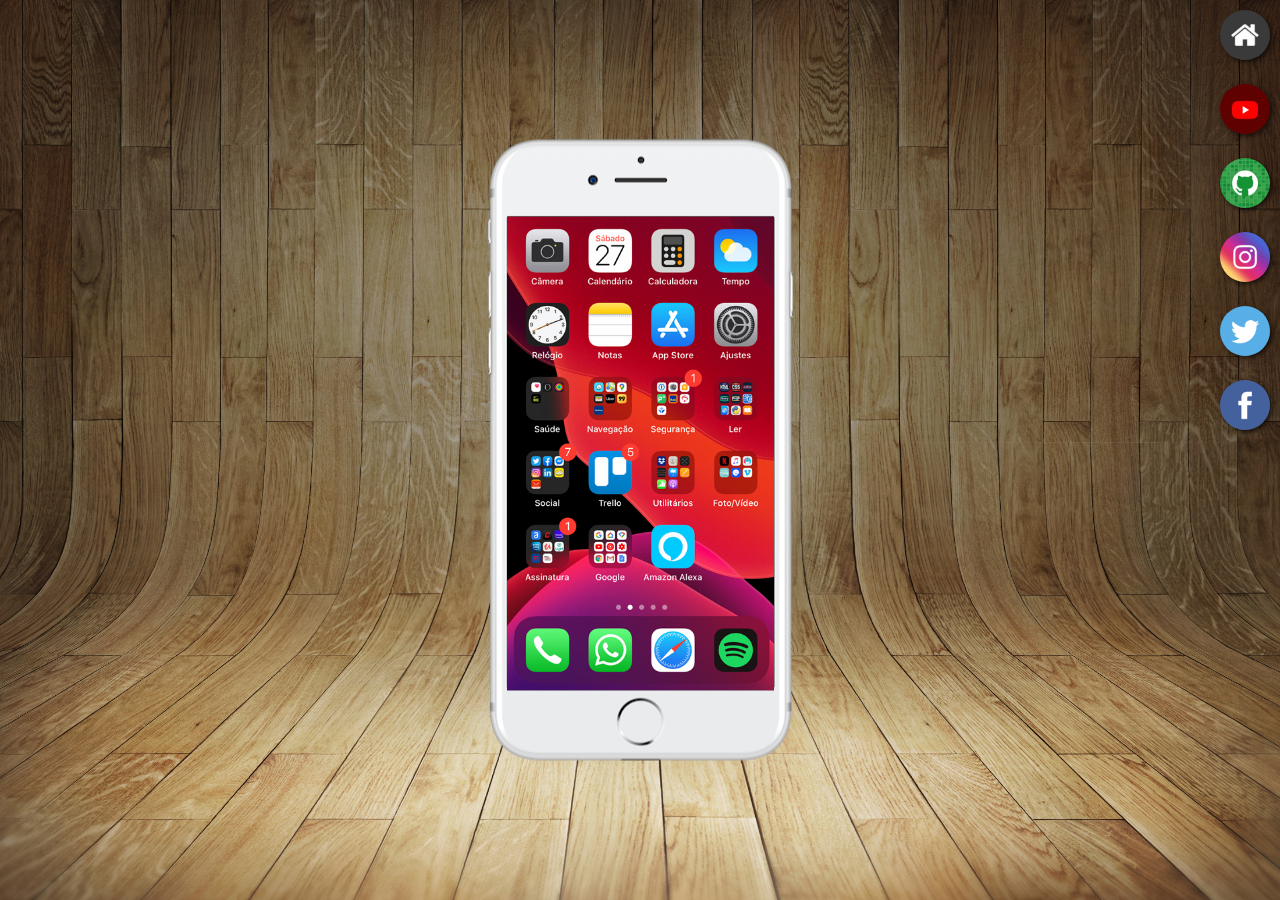
<file: index.html>
<!DOCTYPE html>
<html lang="pt-br">
<head>
    <meta charset="UTF-8">
    <meta http-equiv="X-UA-Compatible" content="IE=edge">
    <meta name="viewport" content="width=device-width, initial-scale=1.0">
    <title>Projeto Redes Sociais</title>
    <link rel="stylesheet" href="estilos/style.css">
    <link rel="shortcut icon" href="favicon.ico" type="image/x-icon">
</head>
<body>
    <main>
        <section id="telefone">
            <iframe id="tela" name=tela src="home.html" frameborder="0"><alt="">

            </iframe>
        </section>

        <section id="redes-sociais">
             <a href="home.html" target="tela"><img src="imagens/logo-home.jpg" alt="Home"></a> <br>
             <a href="youtube.html" target="tela"><img src="imagens/logo-youtube.jpg" alt=""></a> <br>
             <a href="github.html" target="tela"><img src="imagens/logo-github.jpg" alt=""></a> <br>
             <a href="instagram.html" target="tela"><img src="imagens/logo-instagram.jpg" alt=""></a> <br>
             <a href="twitter.html" target="tela"><img src="imagens/logo-twitter.jpg" alt=""></a> <br>
             <a href="facebook.html" target="tela"><img src="imagens/logo-facebook.jpg" alt=""></a>
            

            
        </section>
    </main>

</body>
</html>
</file>
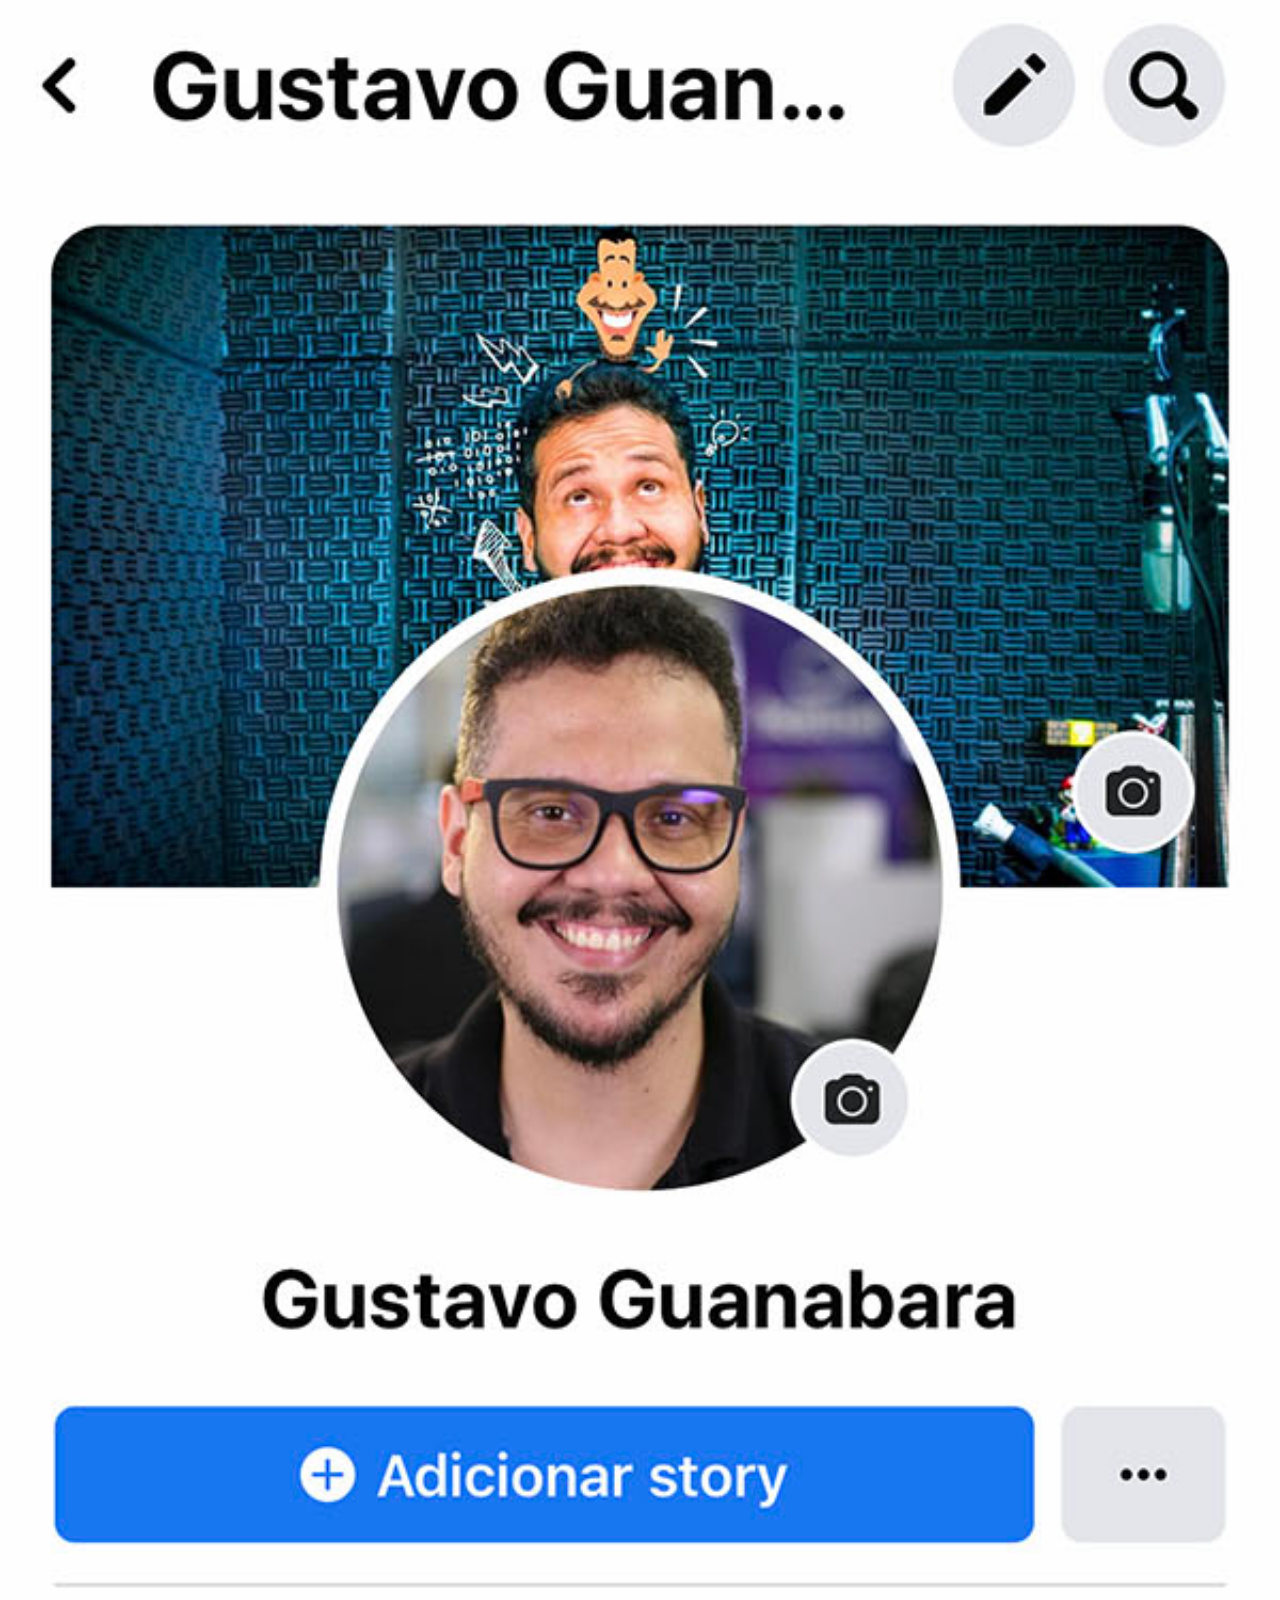
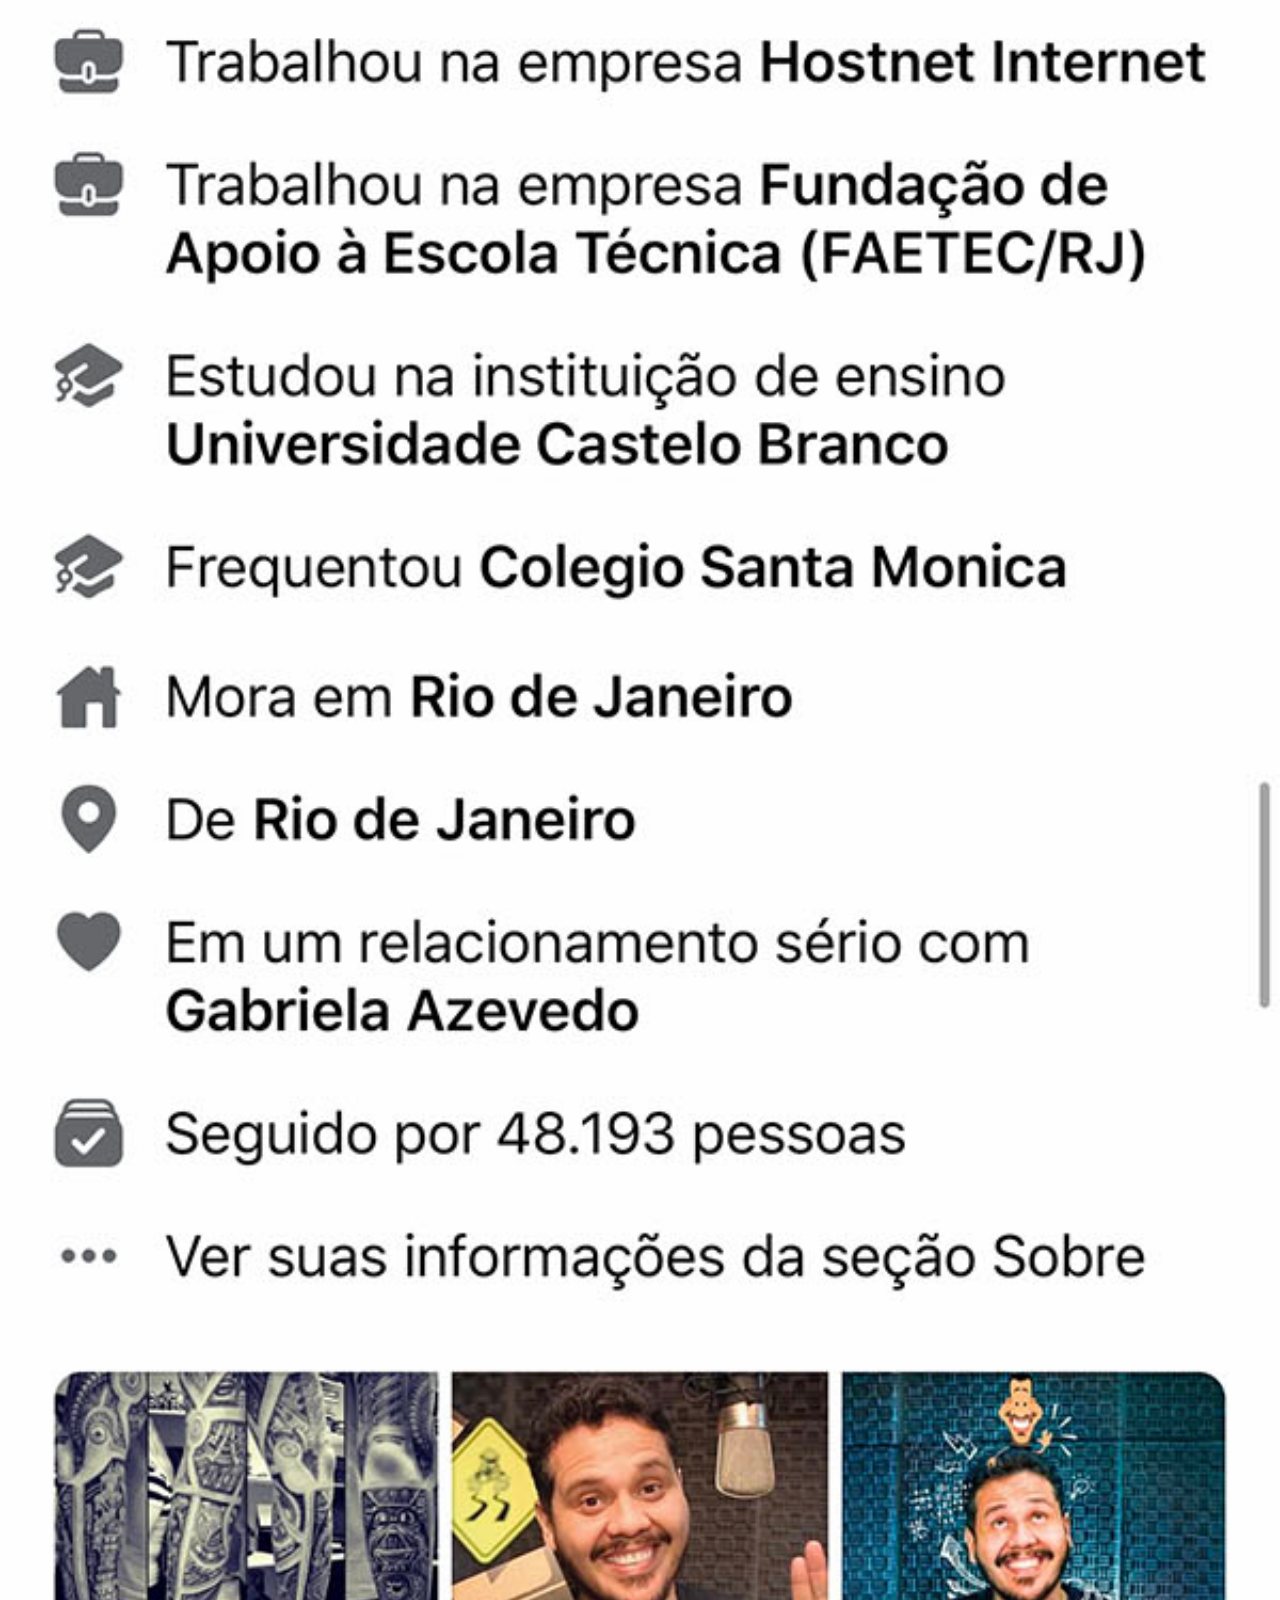
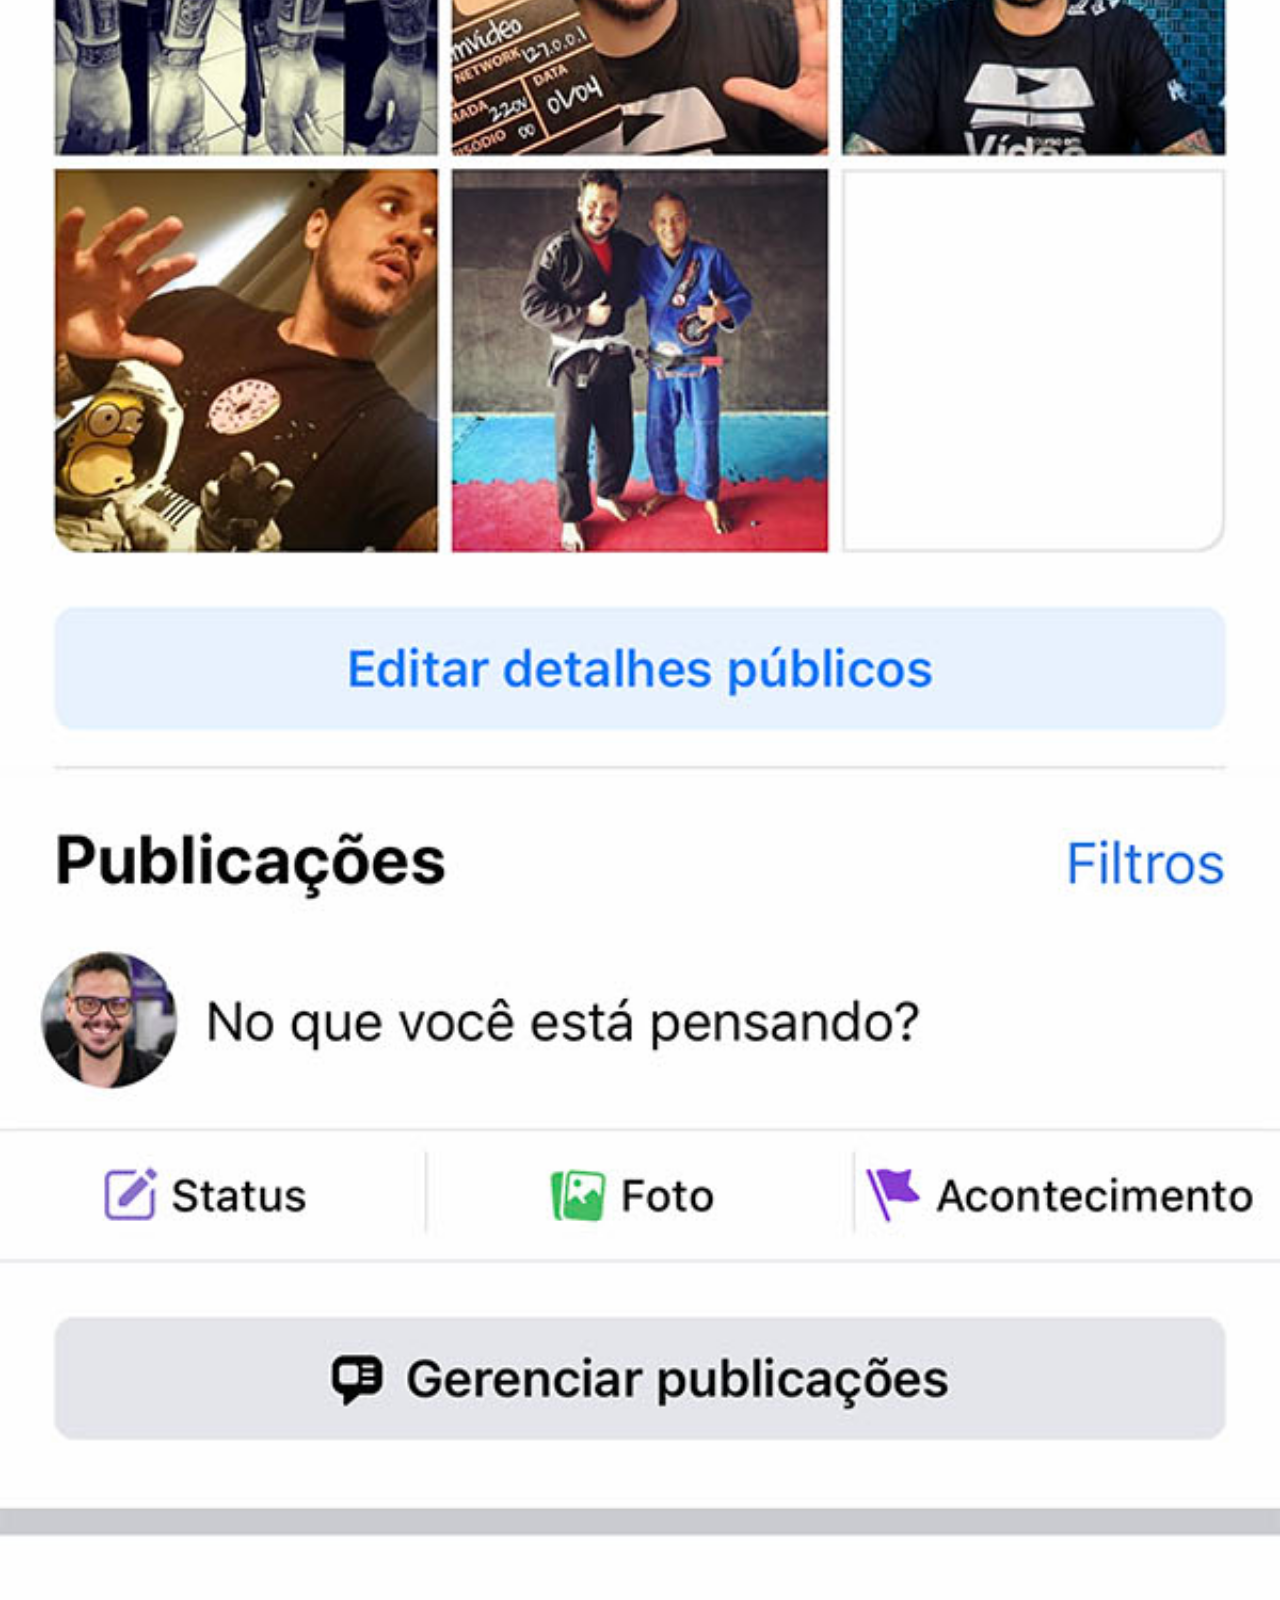
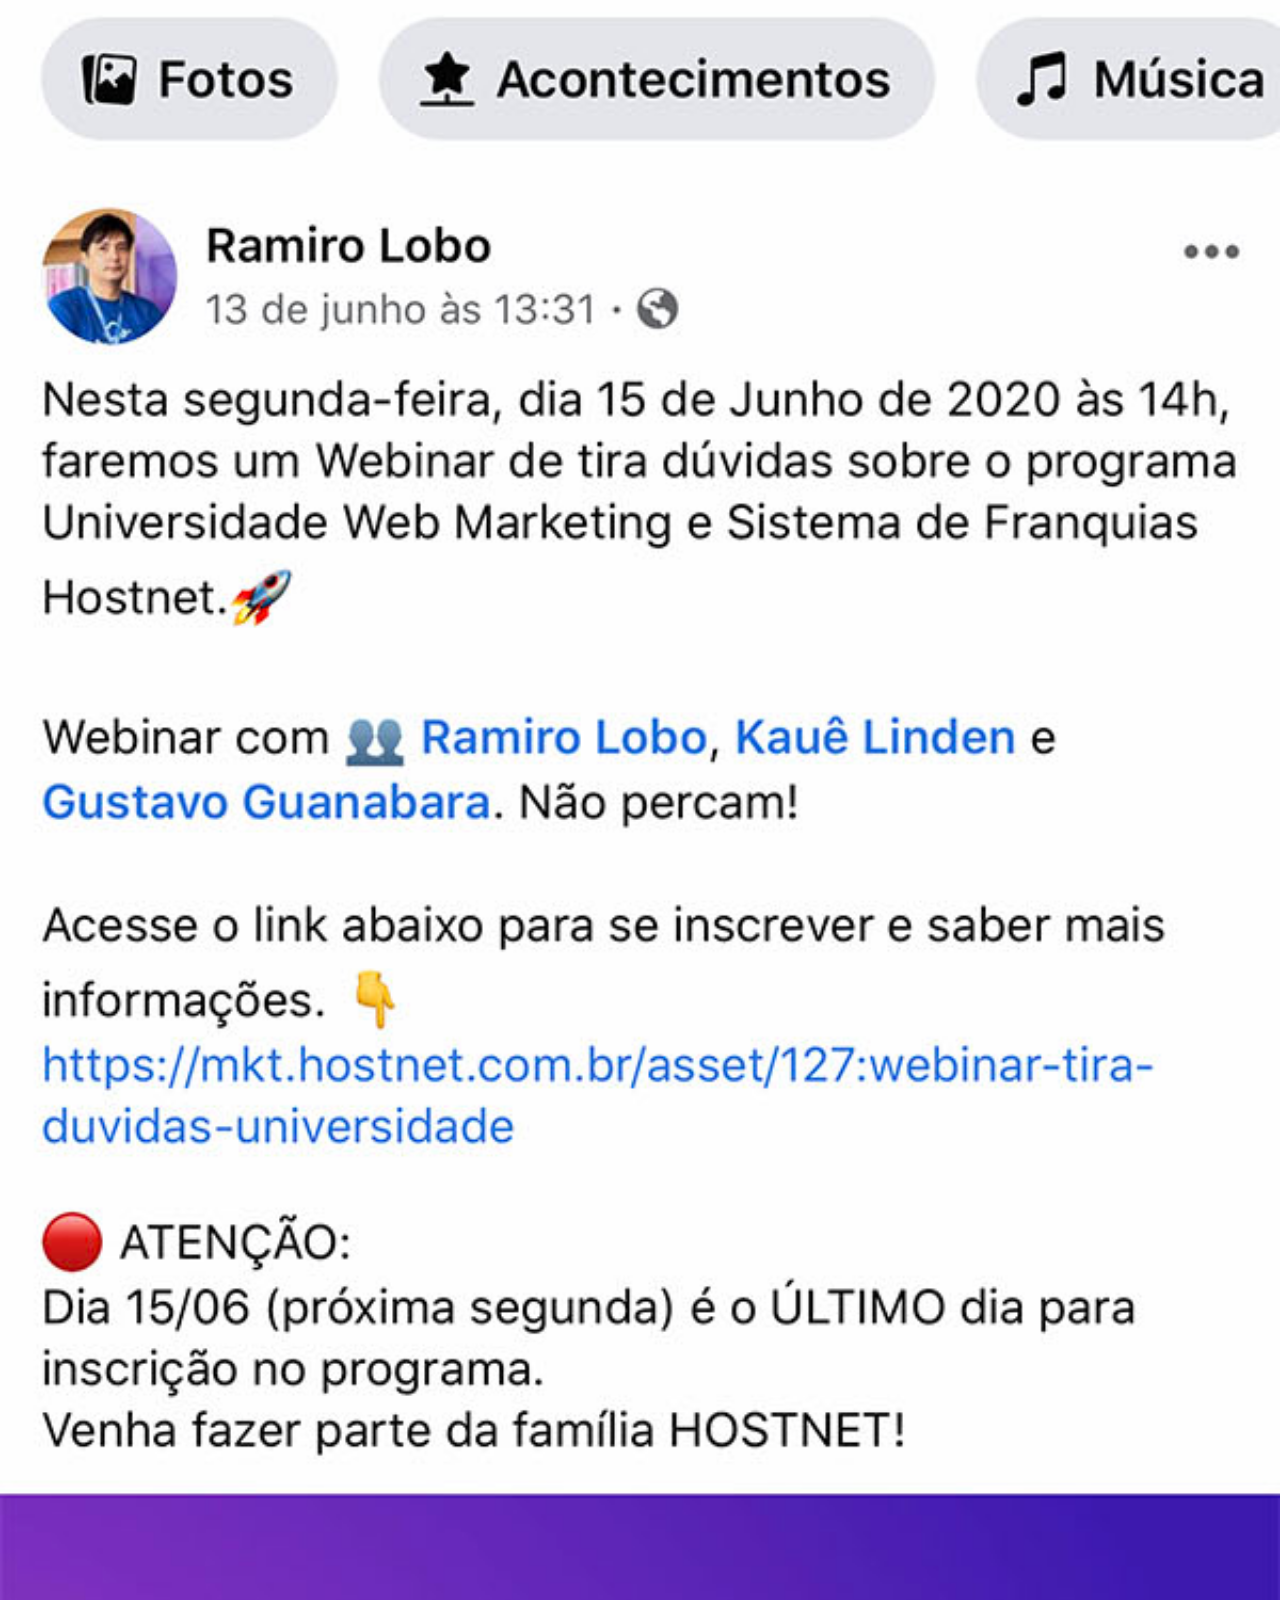
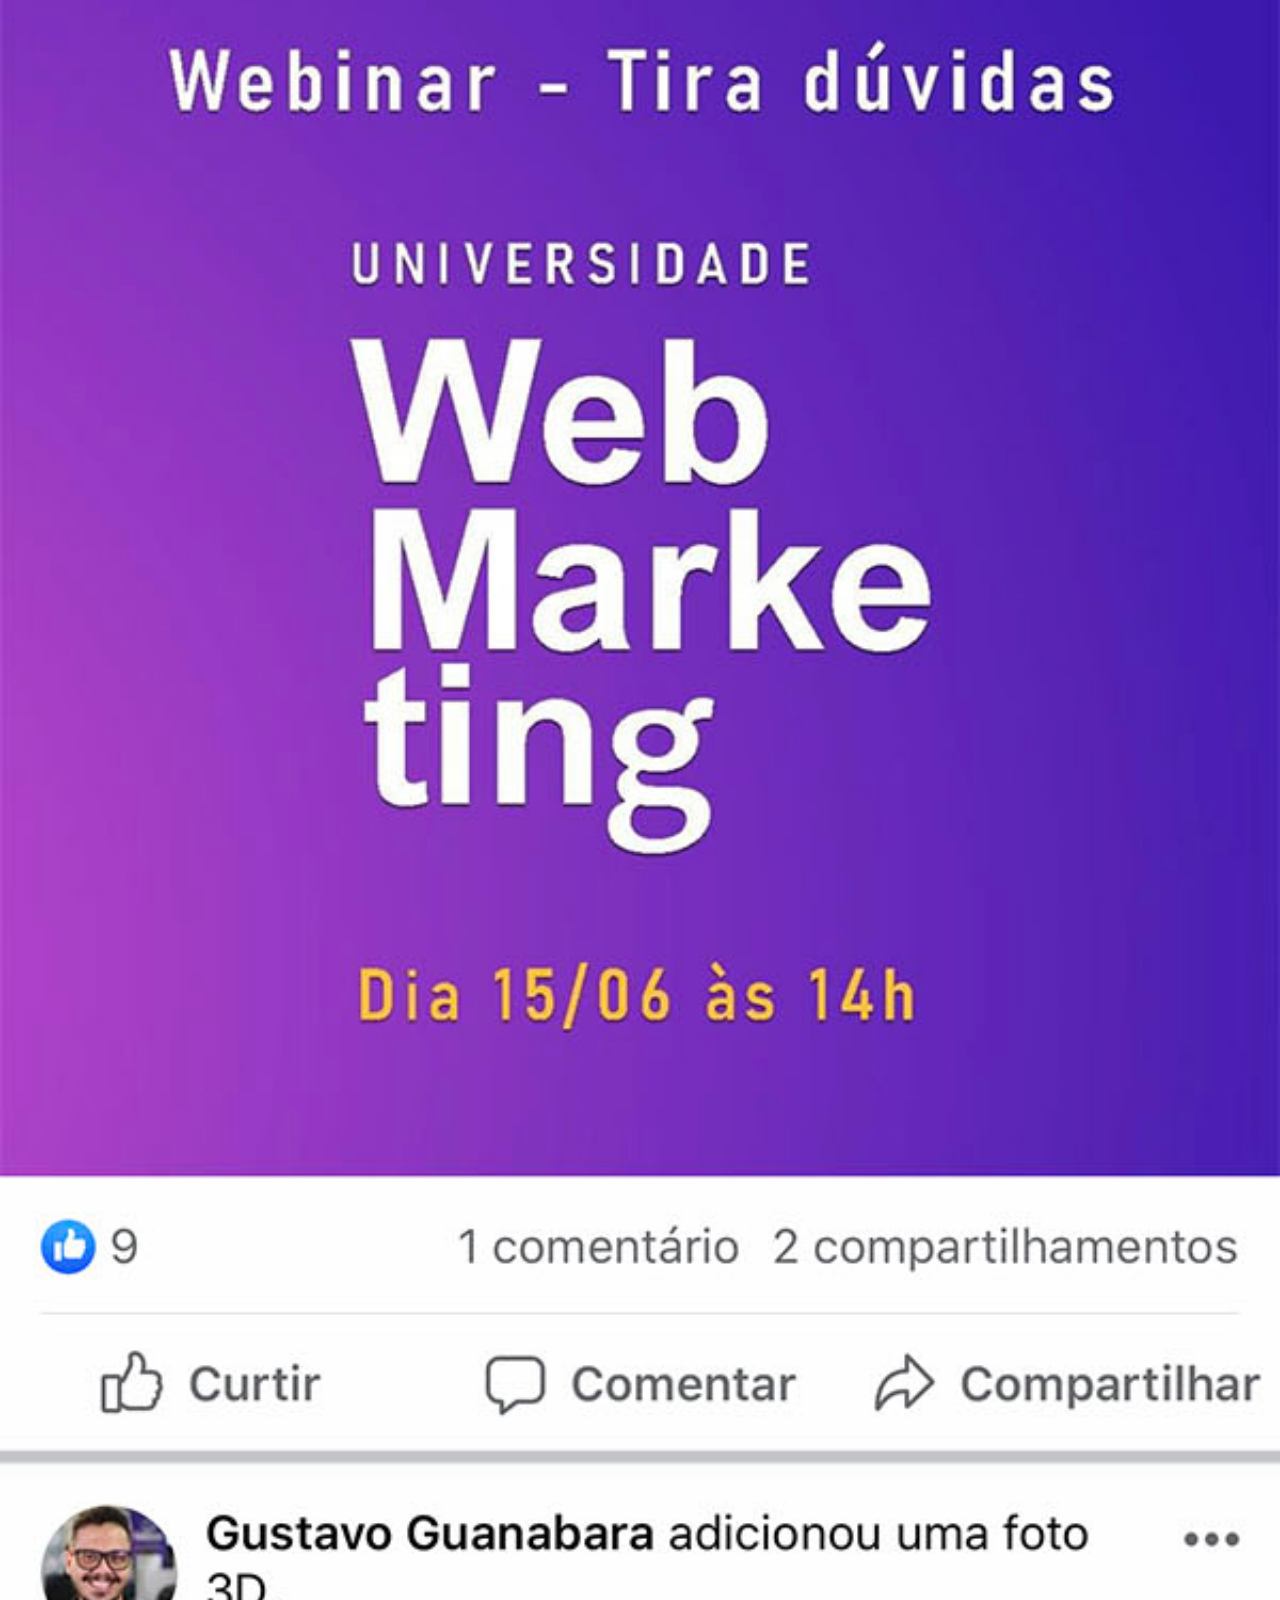
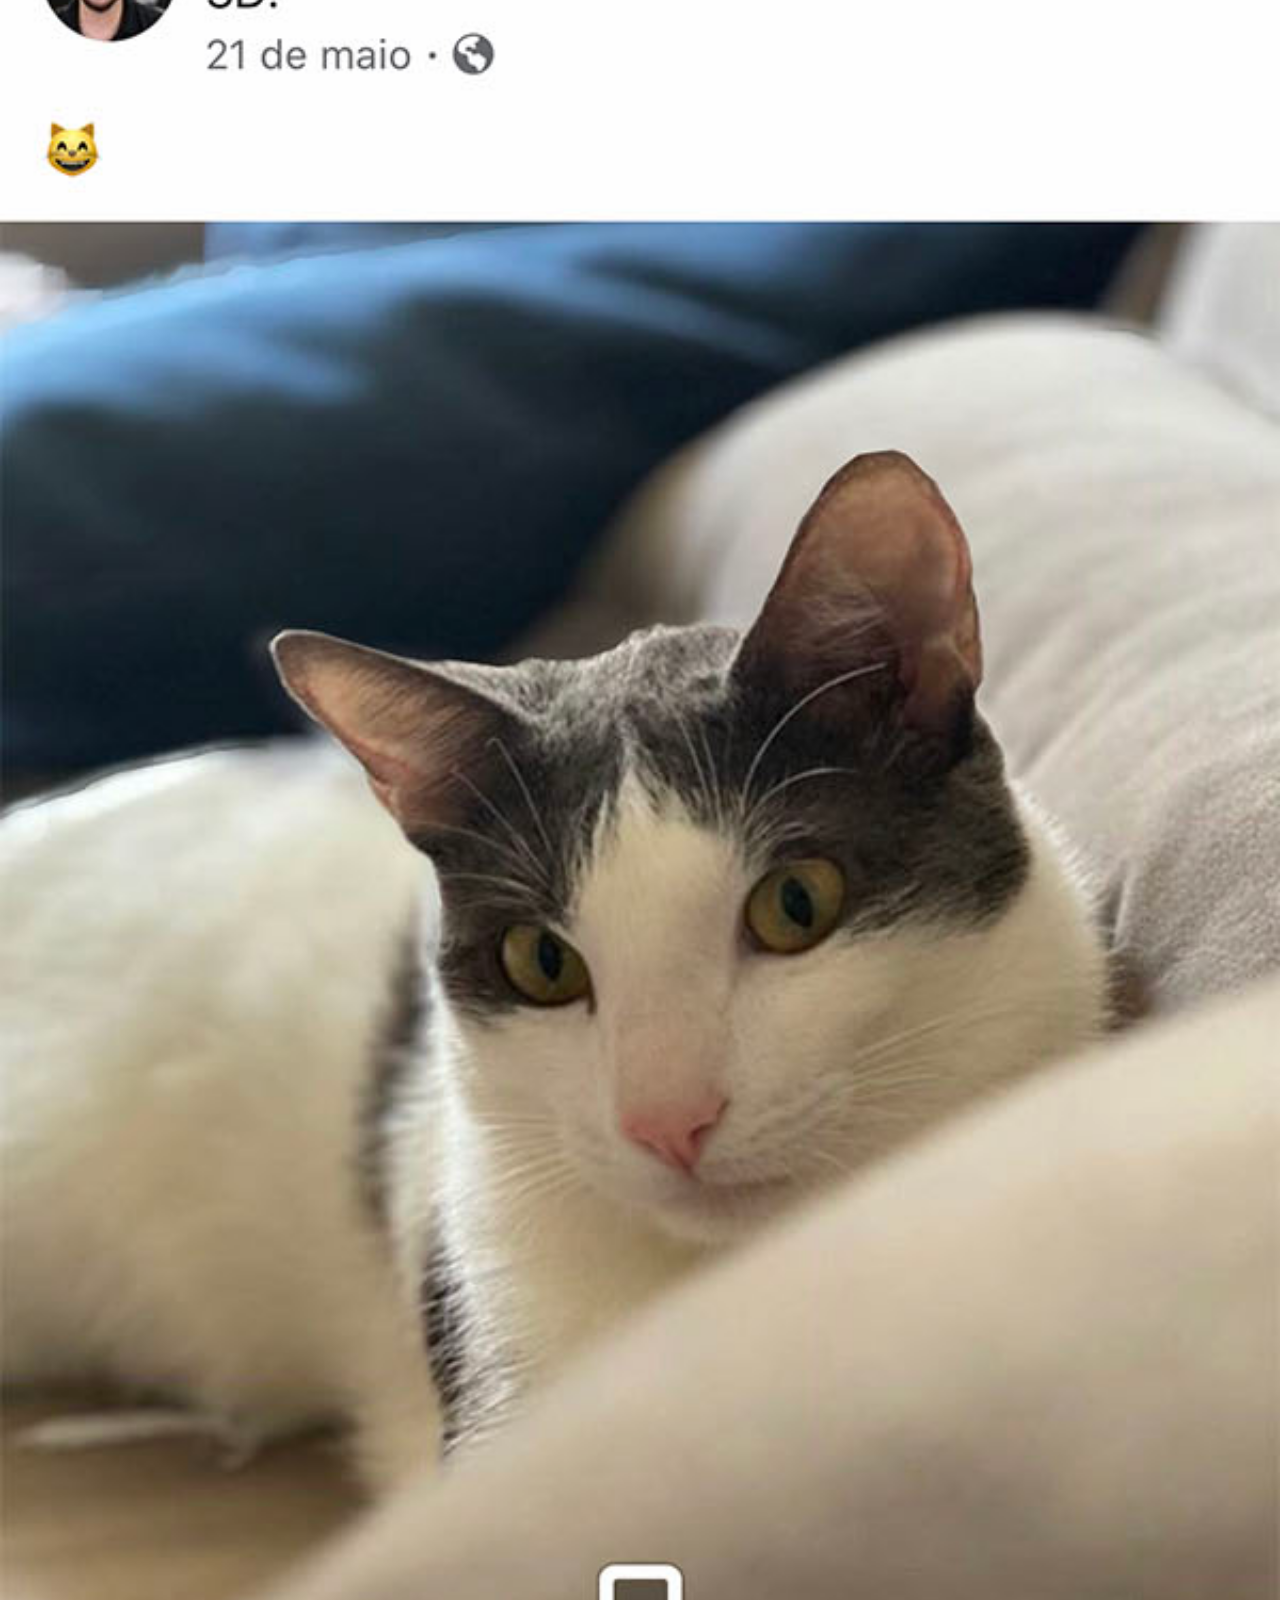
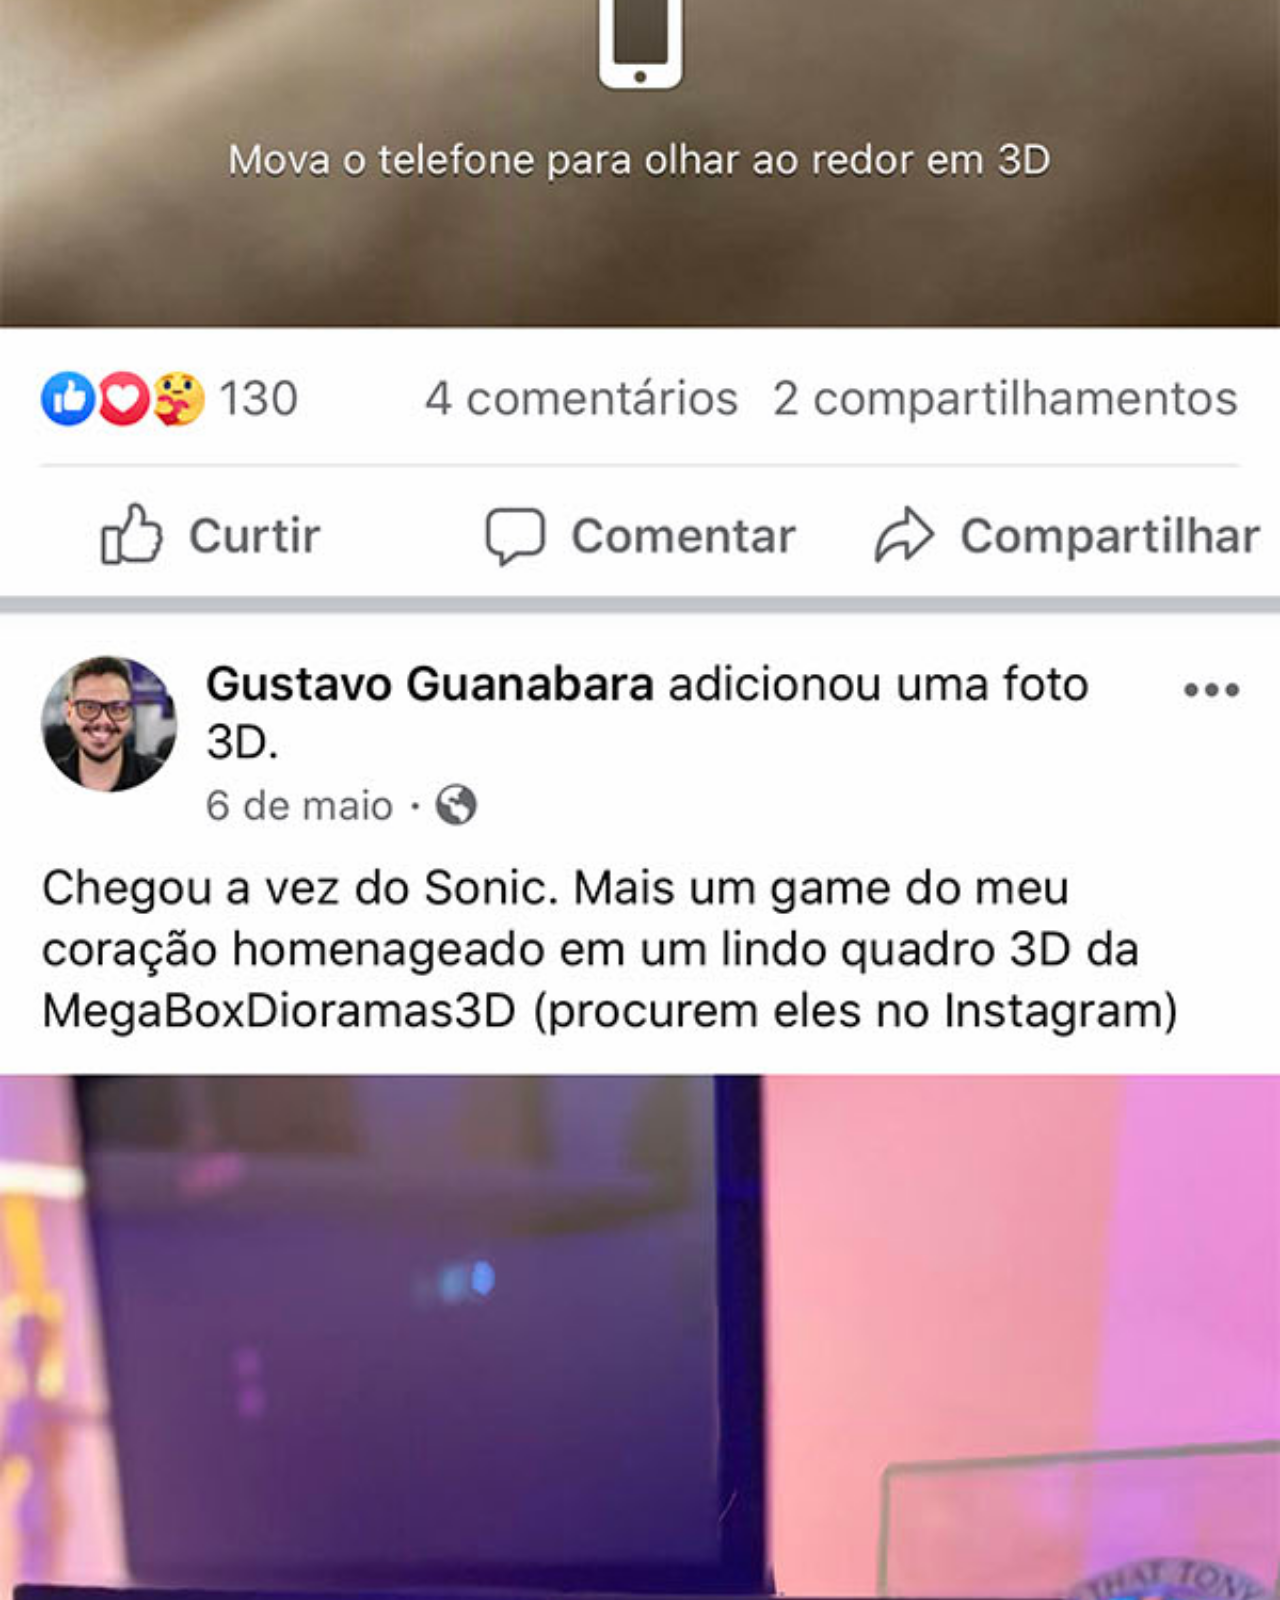
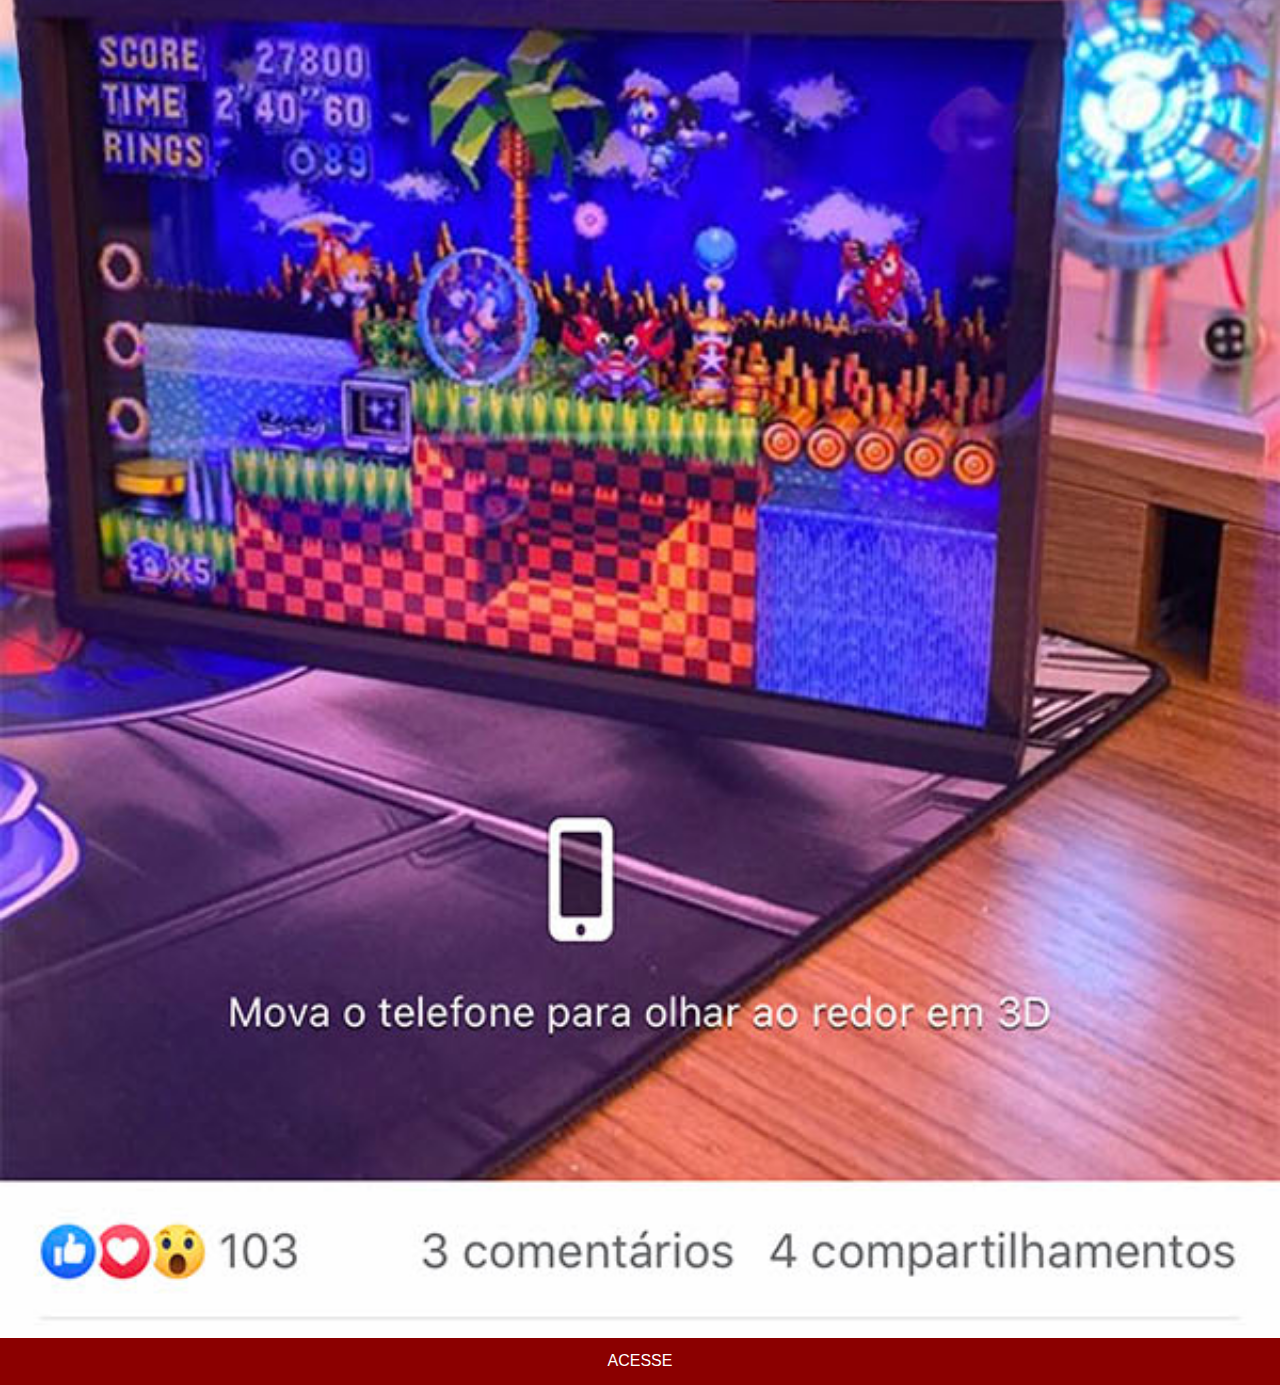
<file: facebook.html>
<!DOCTYPE html>
<html lang="pt-br">
<head>
    <meta charset="UTF-8">
    <meta http-equiv="X-UA-Compatible" content="IE=edge">
    <meta name="viewport" content="width=device-width, initial-scale=1.0">
    <title>Facebook</title>
    <link rel="stylesheet" href="estilos/social.css">
</head>
<body>
    <img src="imagens/tela-facebook.jpg" alt="Facebook">
    <a href="https://pt-br.facebook.com/gustavoguanabara/" target="_blank">ACESSE</a>
</body>
</html>
</file>
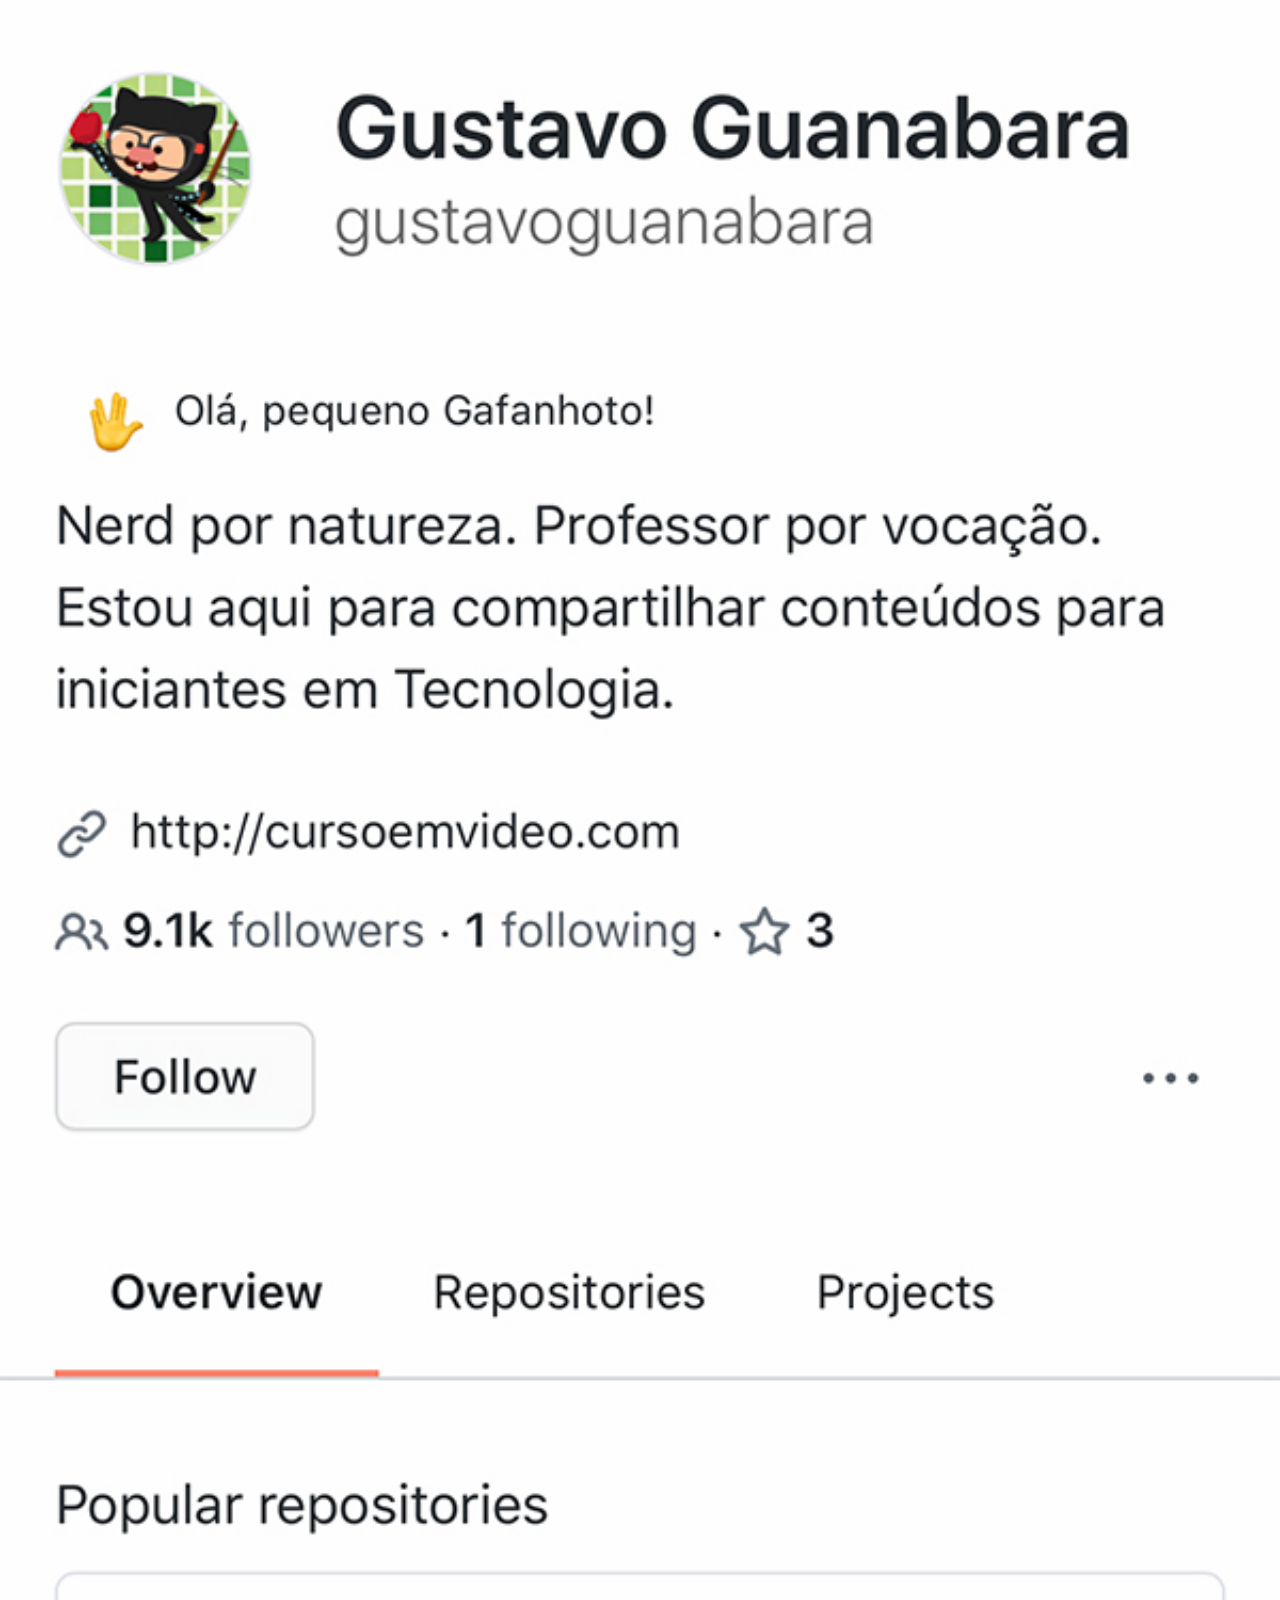
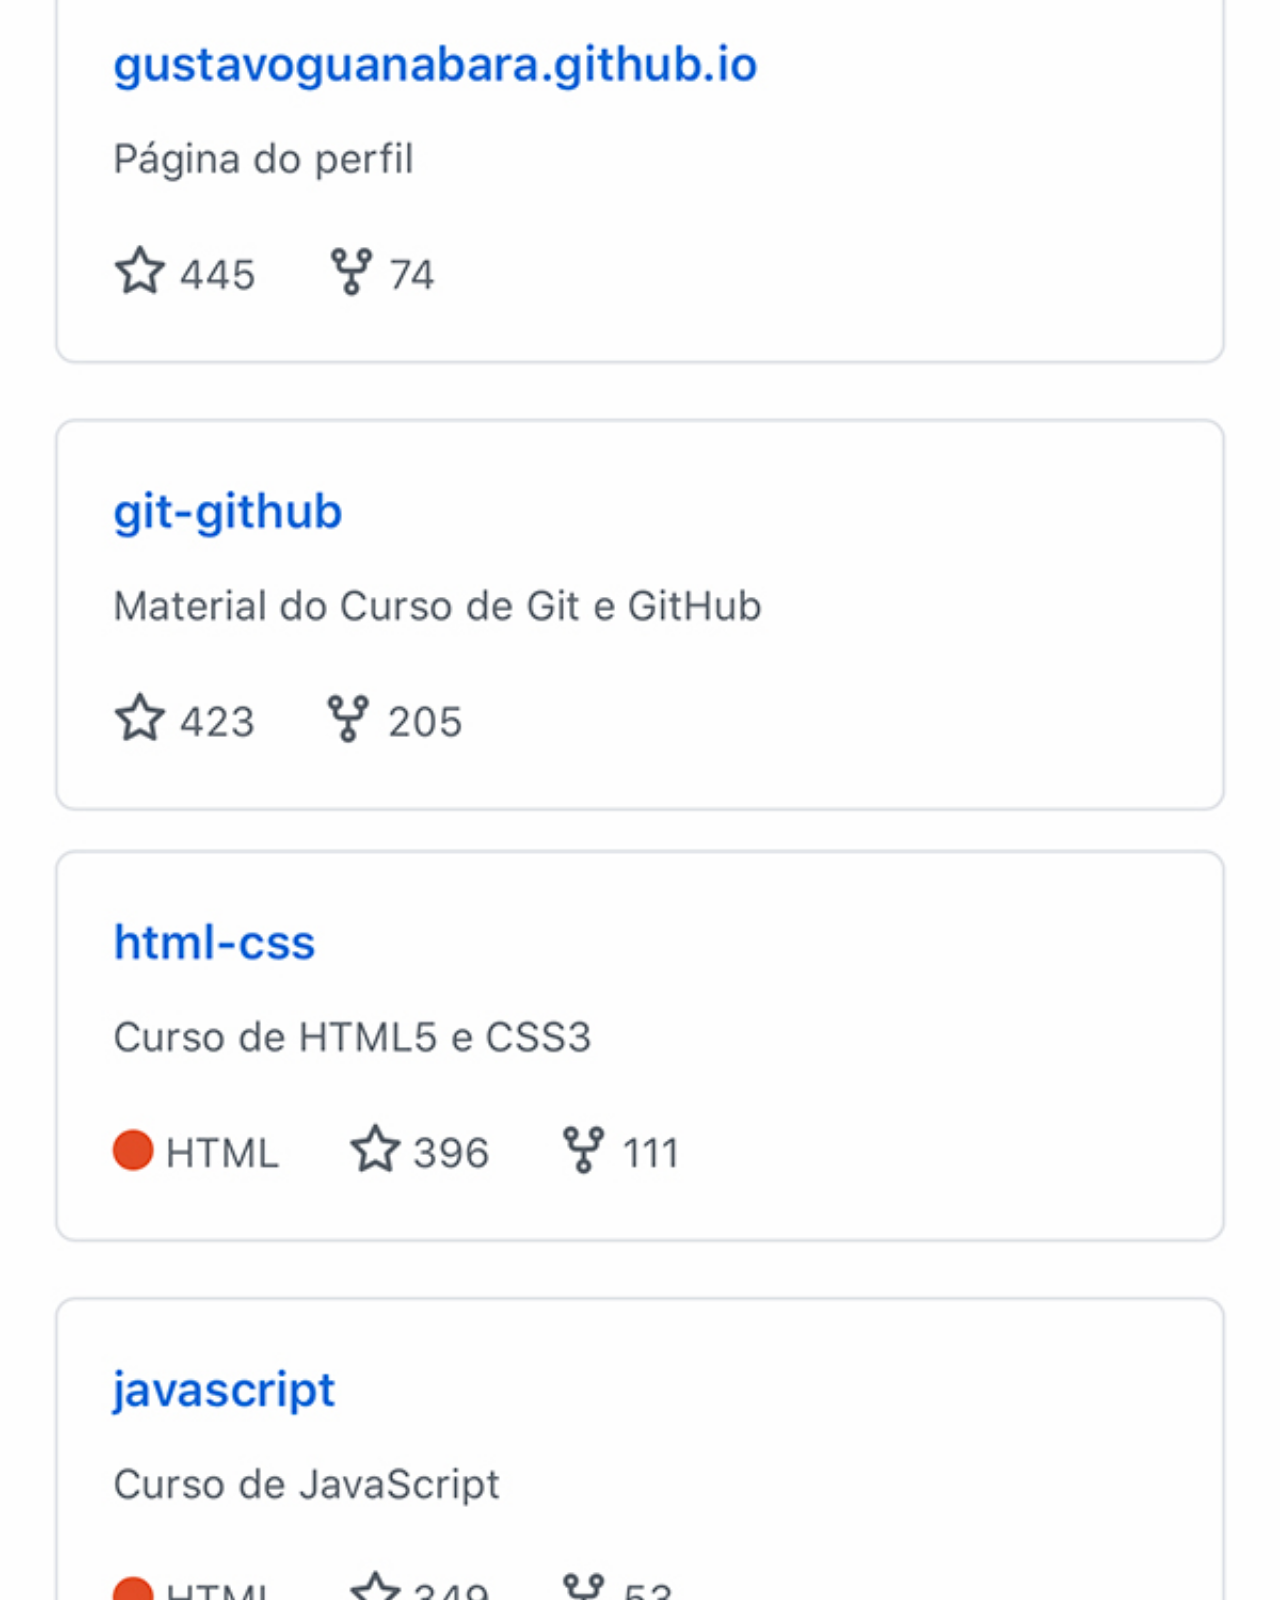
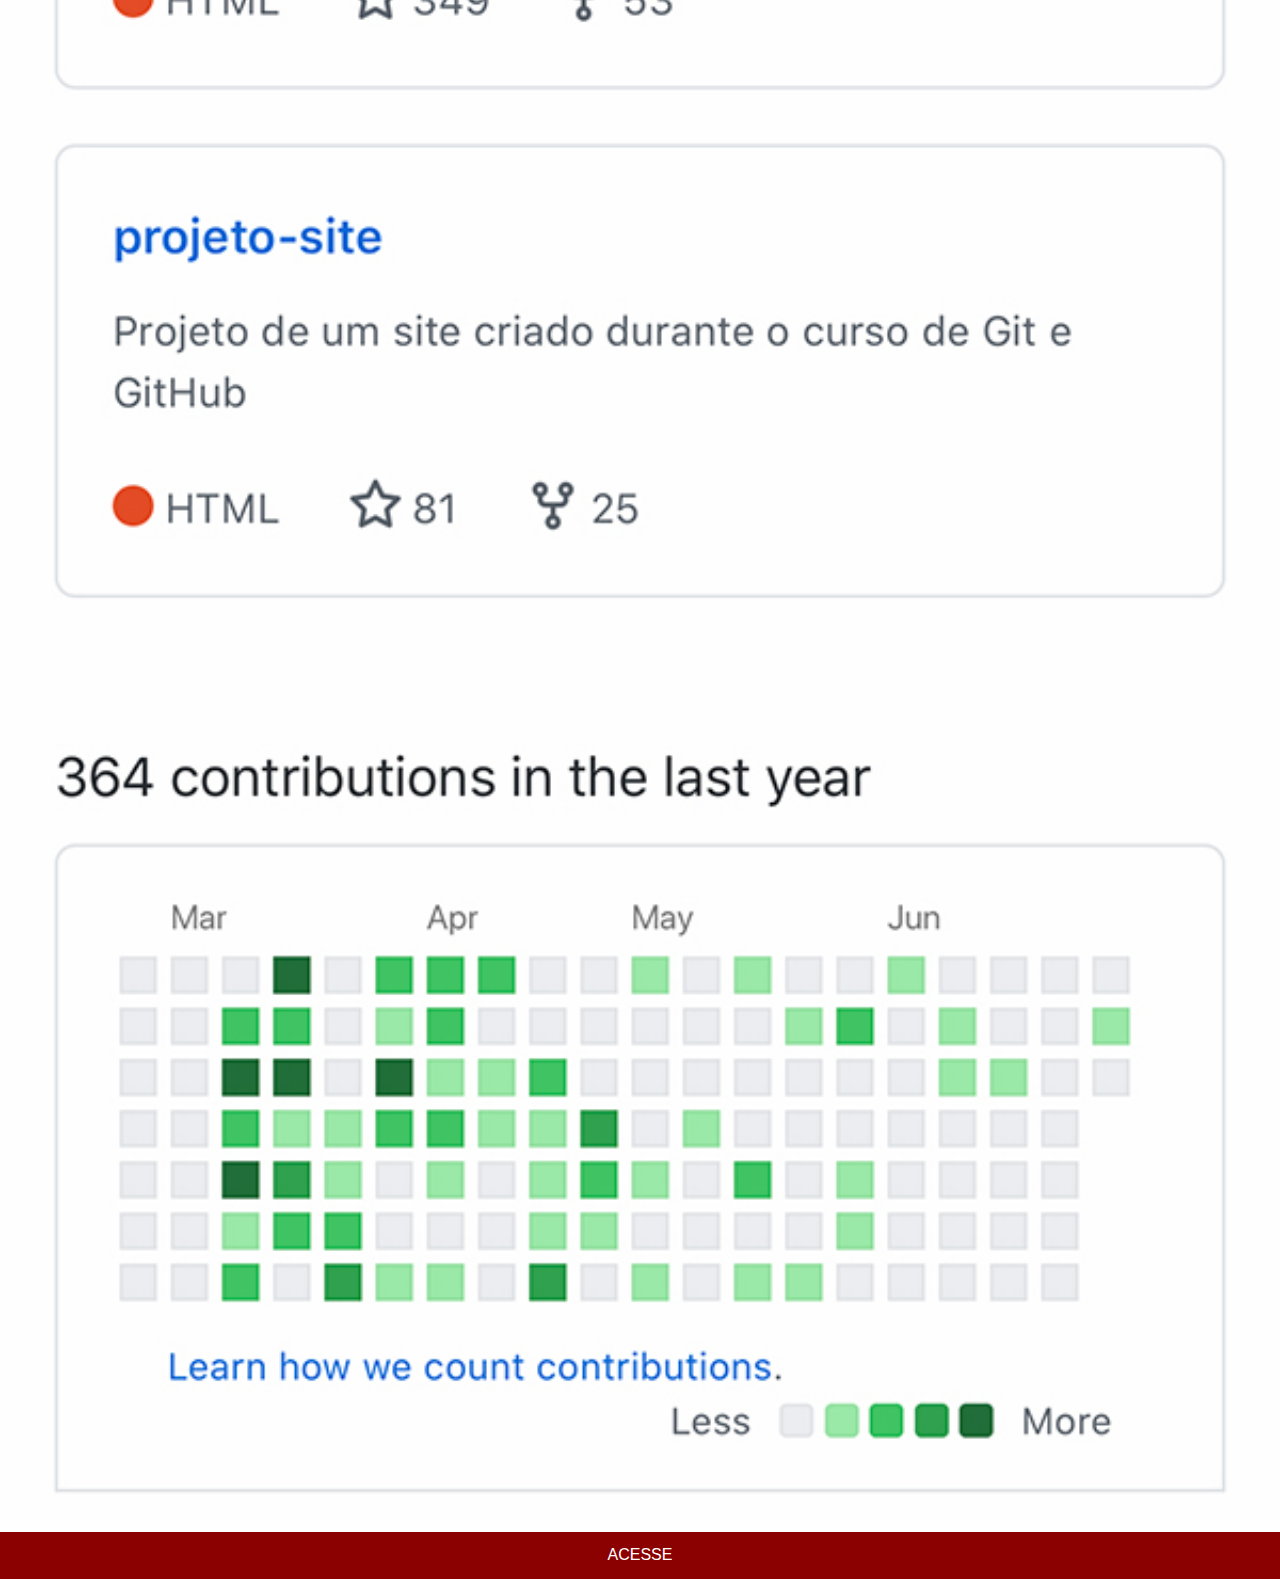
<file: github.html>
<!DOCTYPE html>
<html lang="pt-br">
<head>
    <meta charset="UTF-8">
    <meta http-equiv="X-UA-Compatible" content="IE=edge">
    <meta name="viewport" content="width=device-width, initial-scale=1.0">
    <title>GitHub</title>
    <link rel="stylesheet" href="estilos/social.css">
</head>
<body>
    <img src="imagens/tela-github.jpg" alt="YouTube">
    <a href="https://github.com/gustavoguanabara/html-css" target="_blank">ACESSE</a>
</body>
</html>
</file>
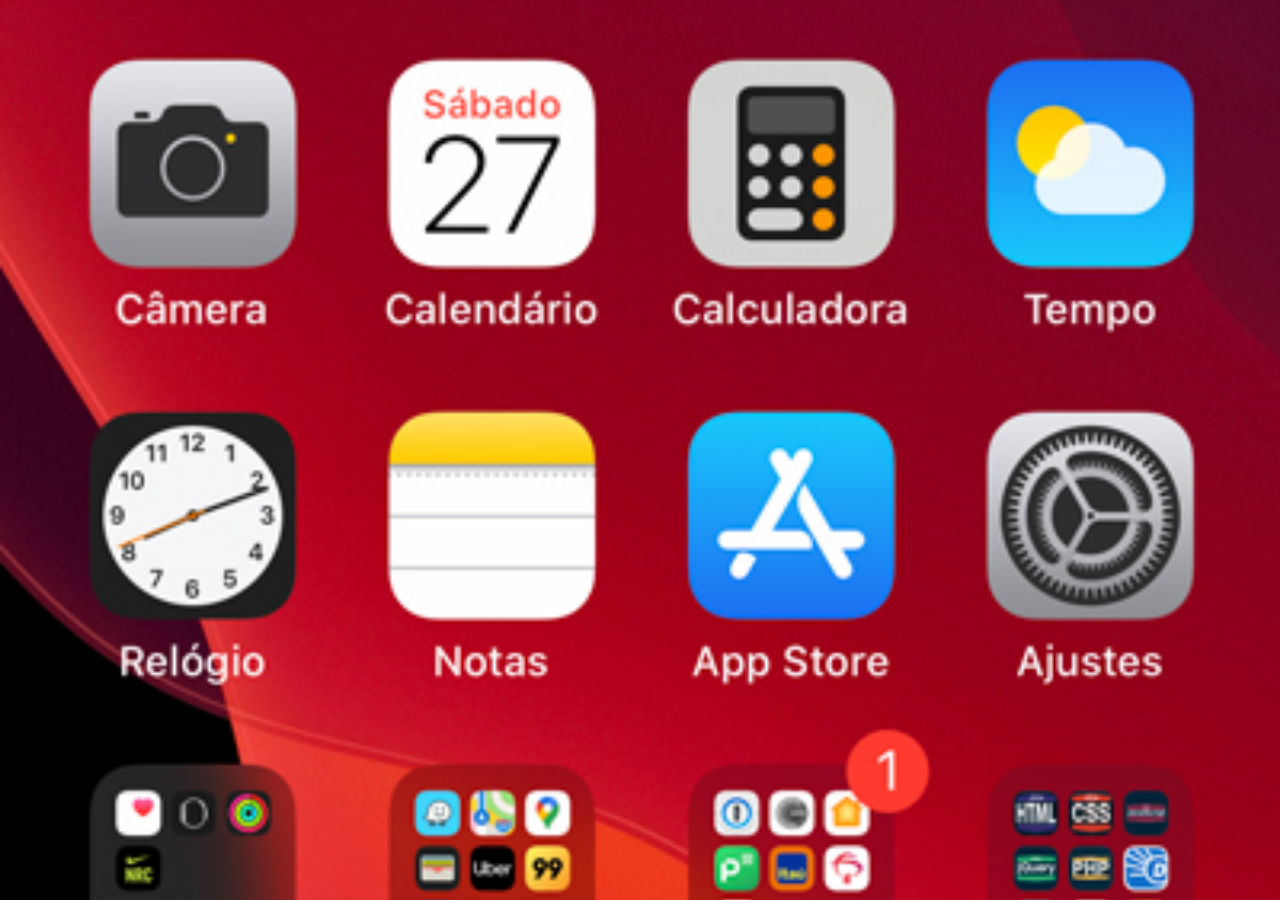
<file: home.html>
<!DOCTYPE html>
<html lang="pt-br">
<head>
    <meta charset="UTF-8">
    <meta http-equiv="X-UA-Compatible" content="IE=edge">
    <meta name="viewport" content="width=device-width, initial-scale=1.0">
    <title>Home</title>
    <style>
        * {
            margin: 0px;
            padding: 0px;
        }

        body {
            width: 100vw;
            height: 100vh;
            background: black url('imagens/tela-home.jpg') no-repeat;
            background-size: cover;
            
        }
    </style>
</head>
<body>
    
</body>
</html>
</file>
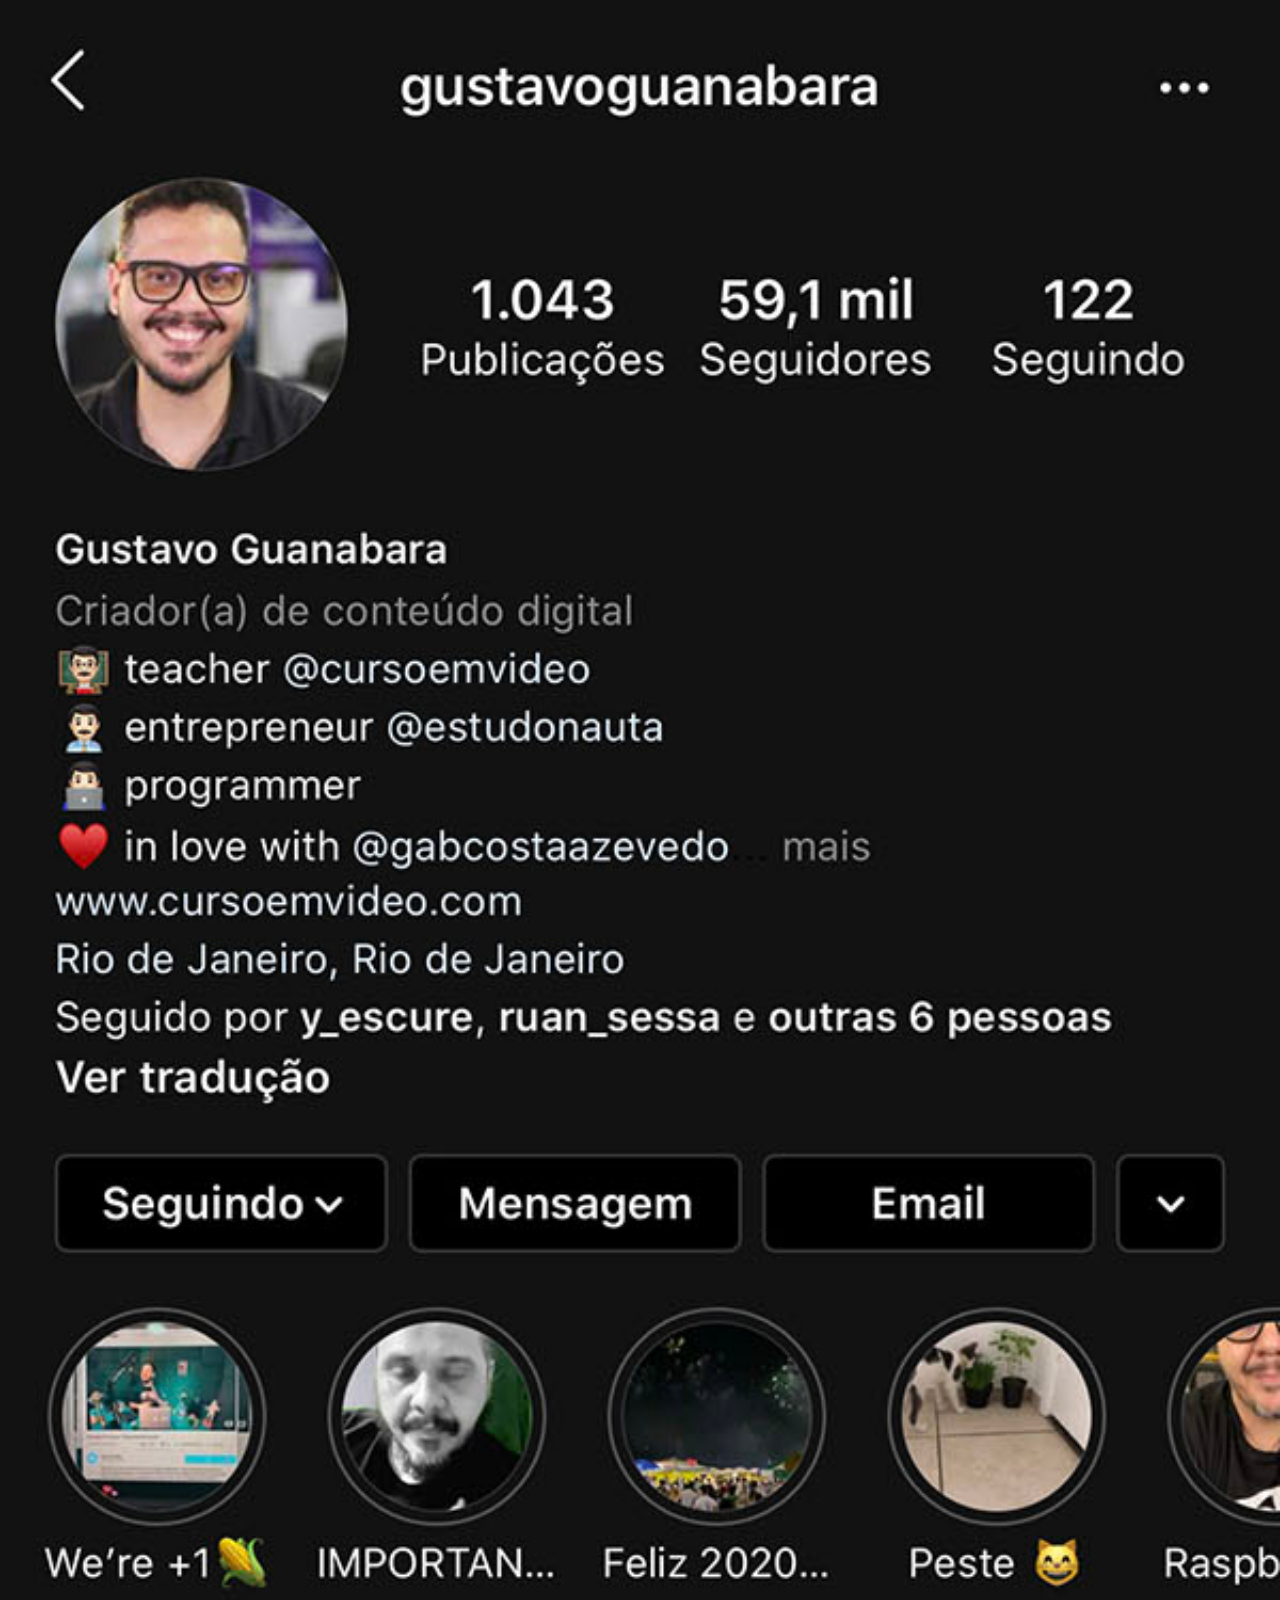
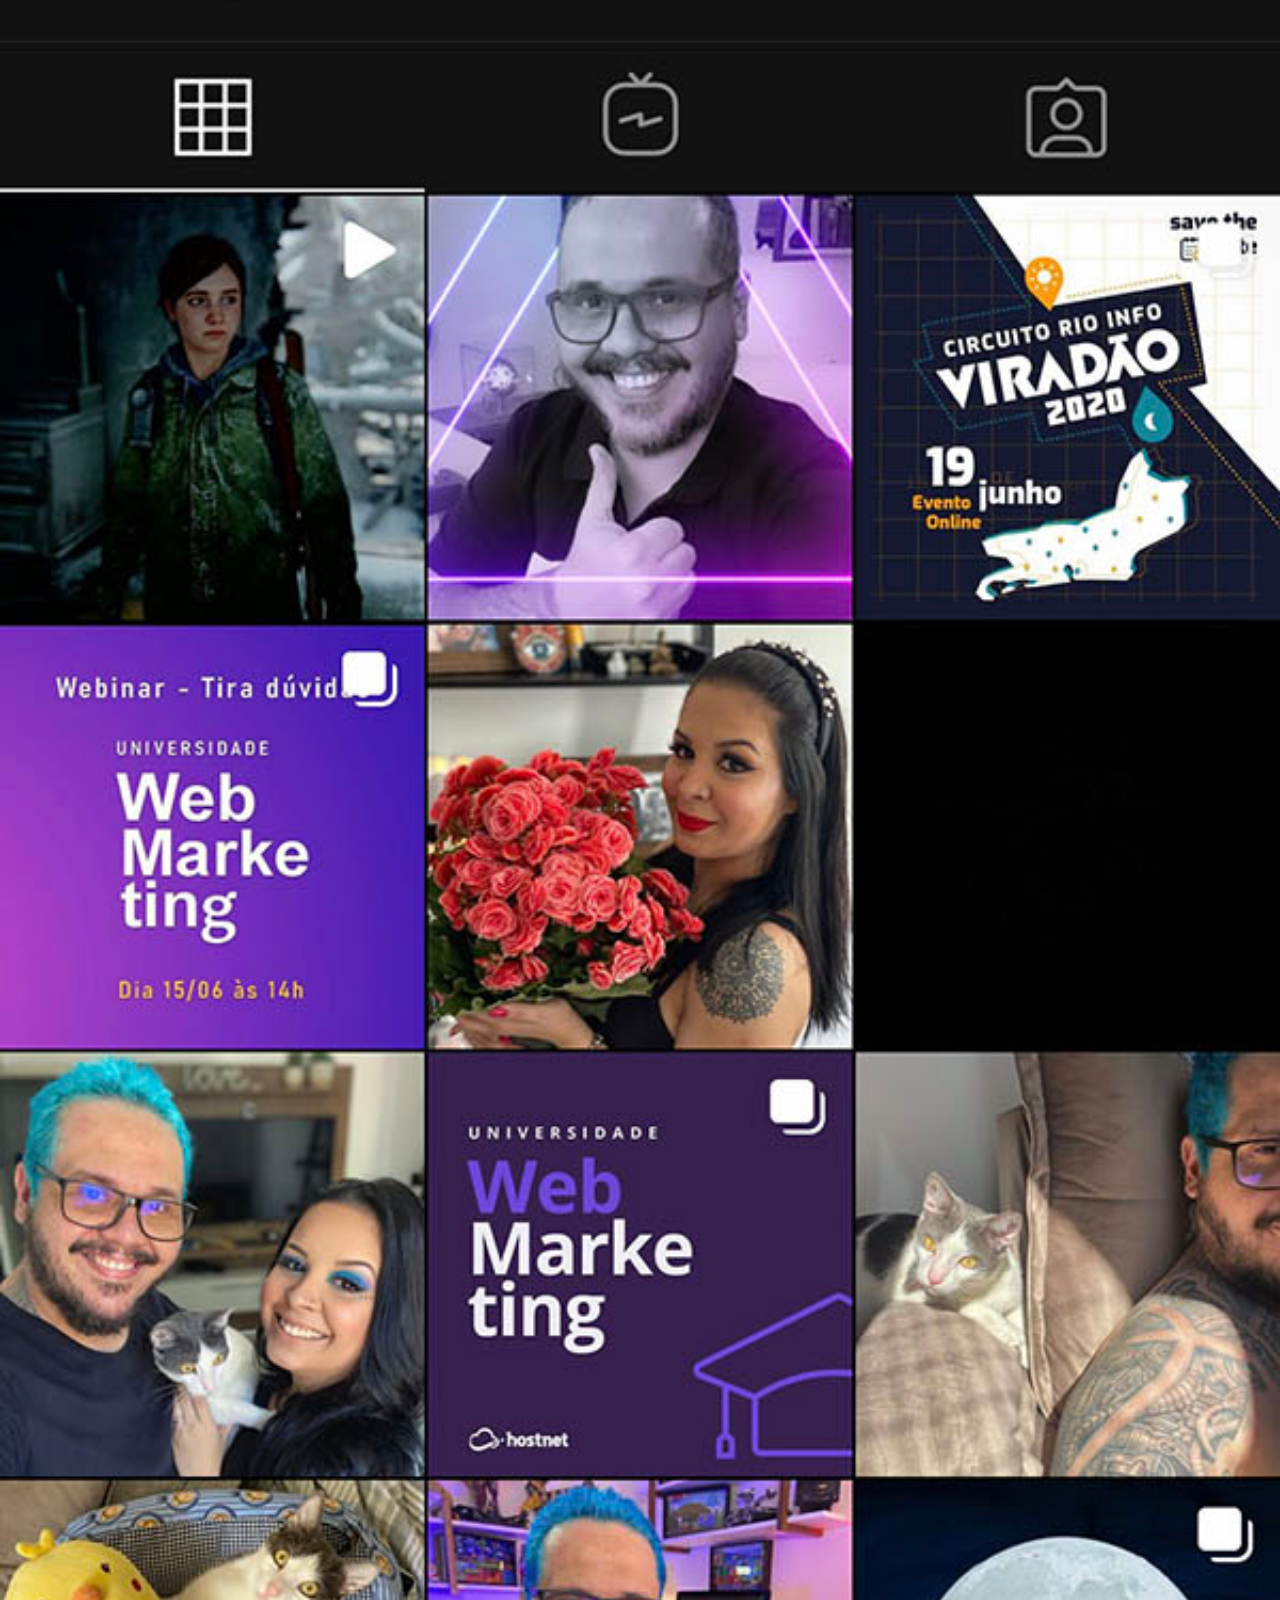
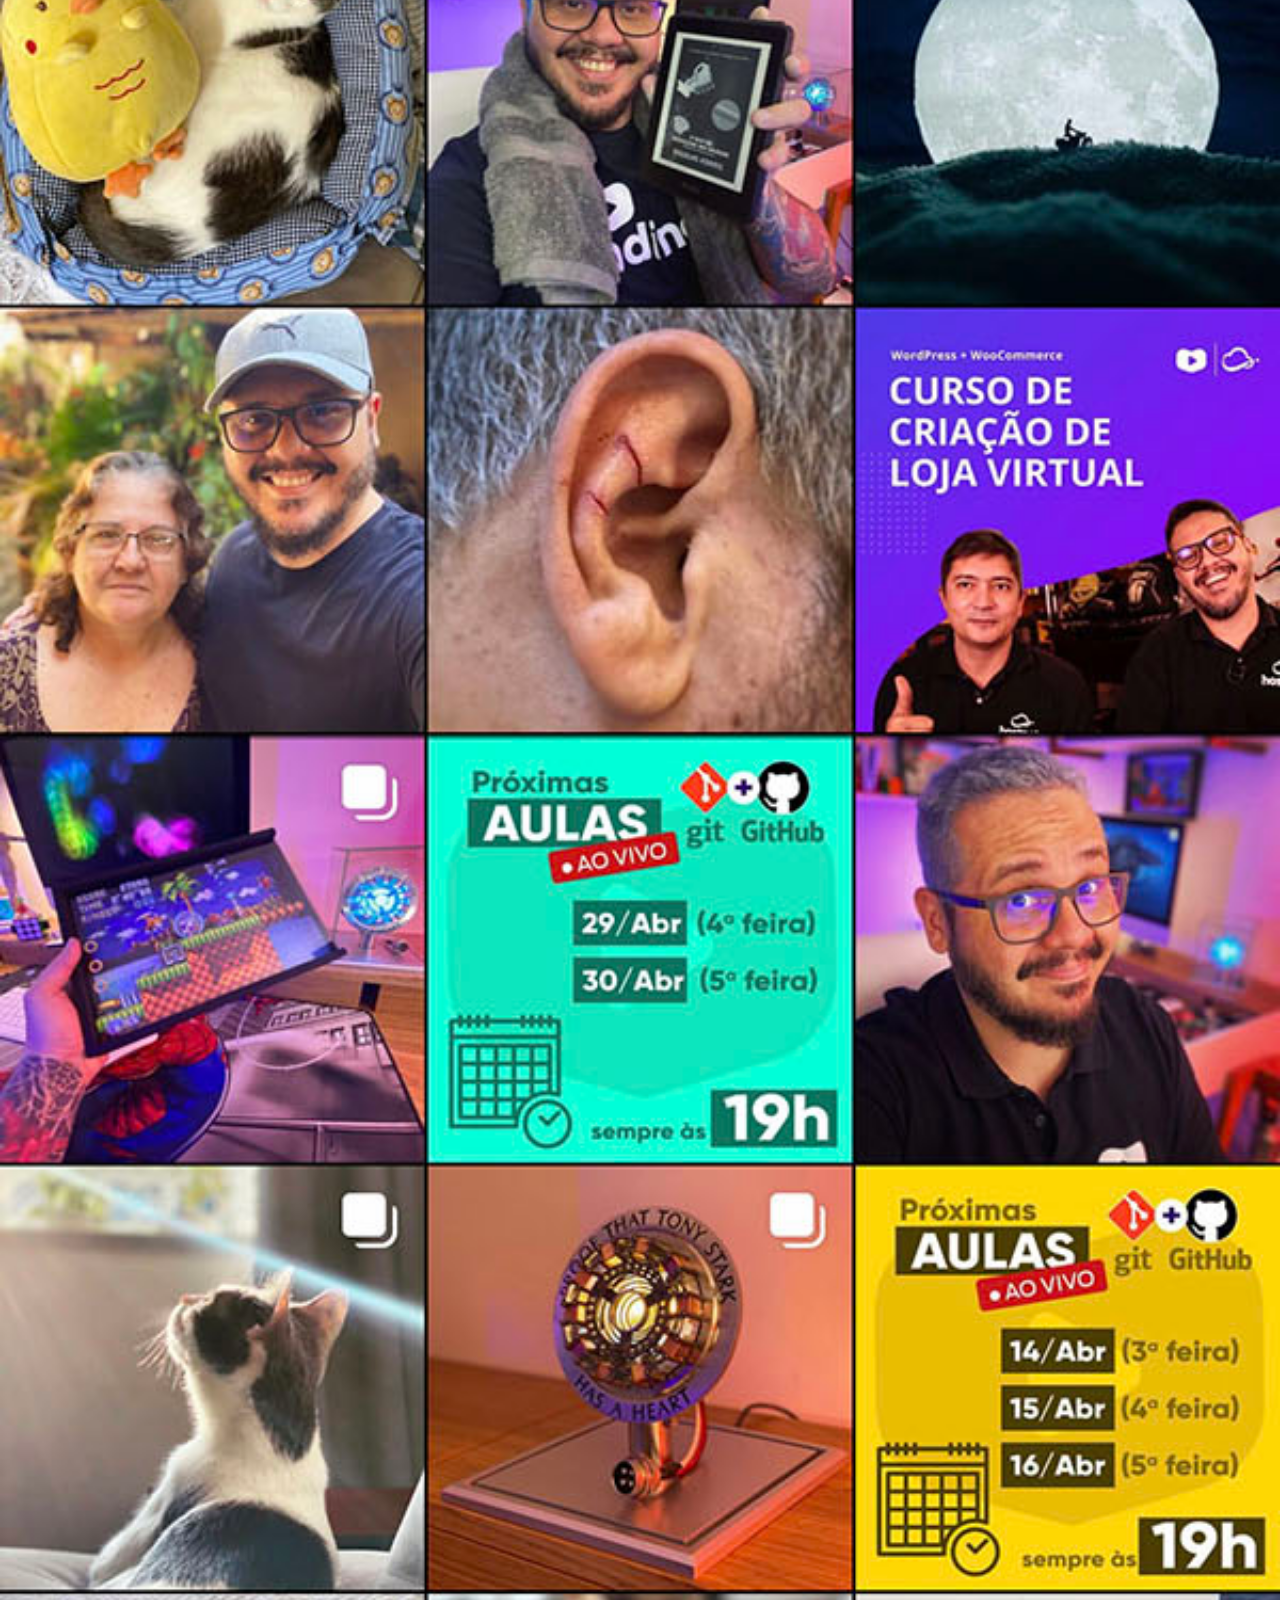
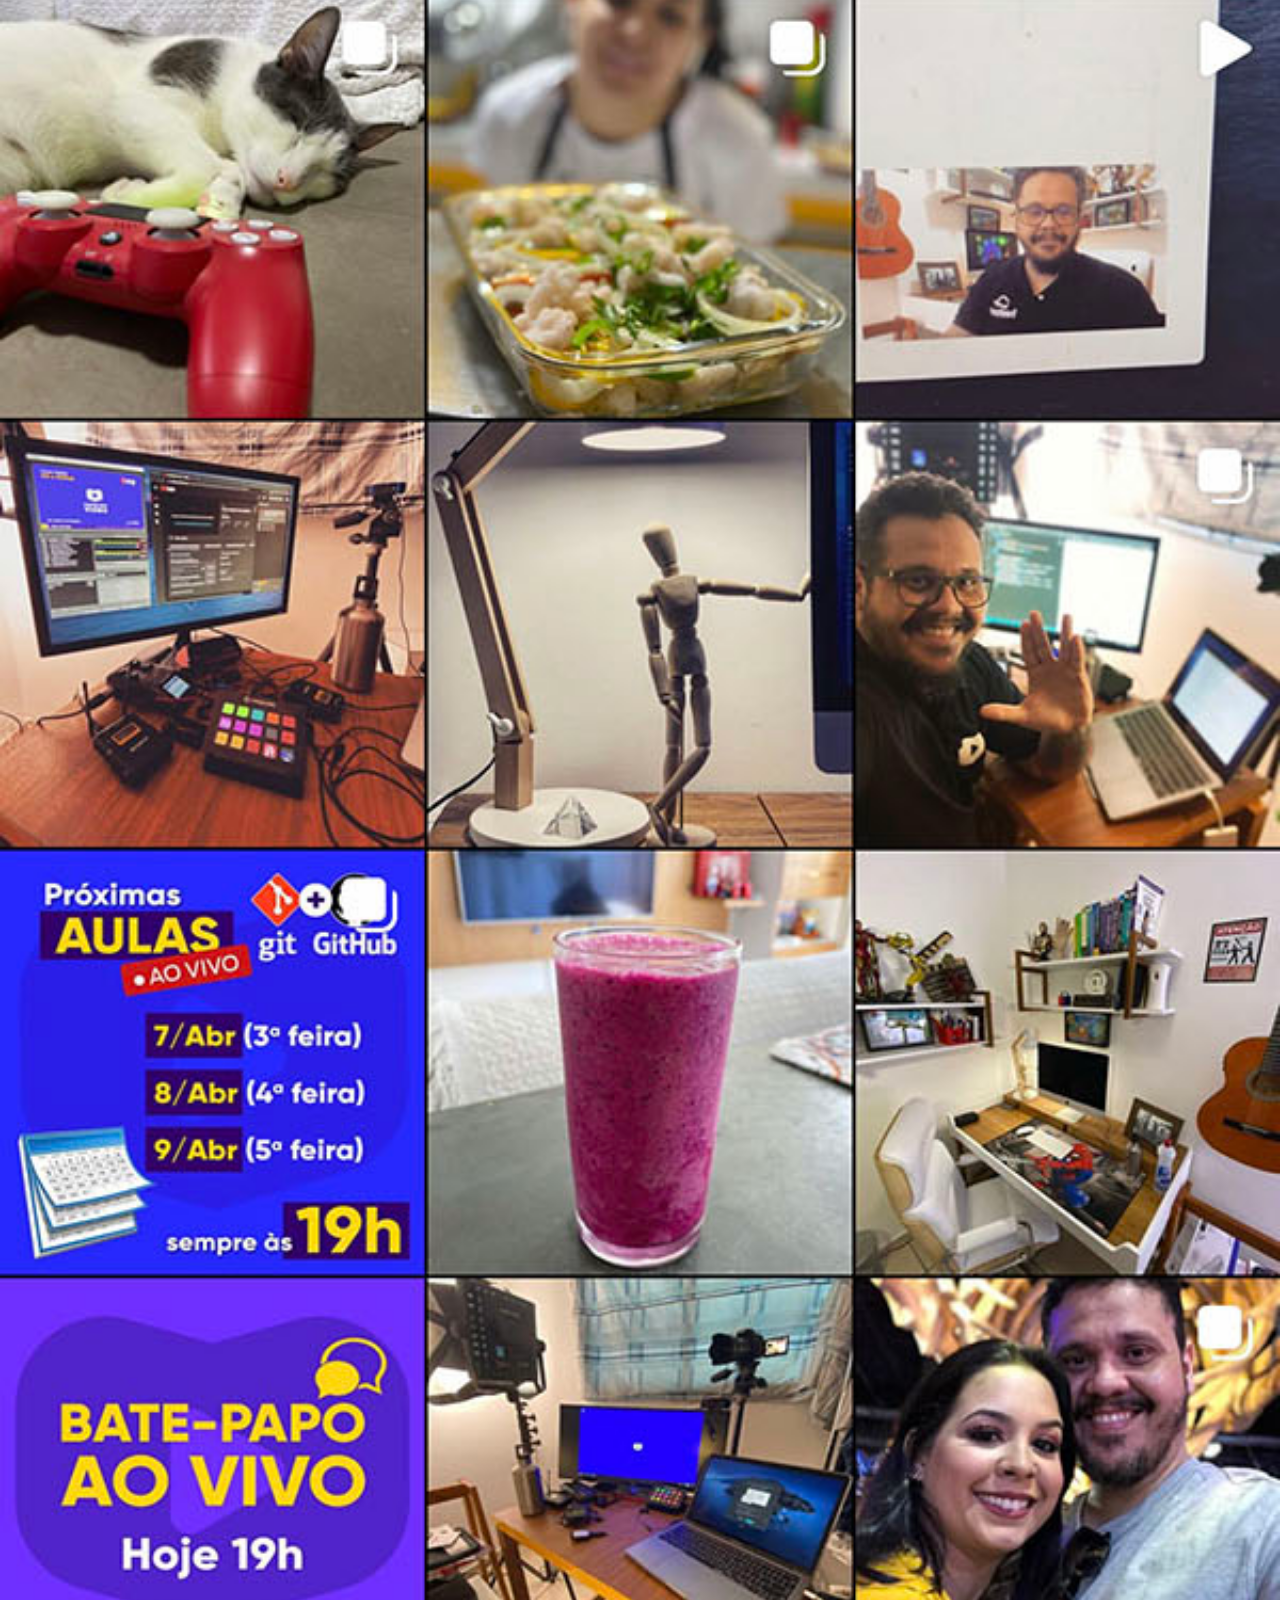
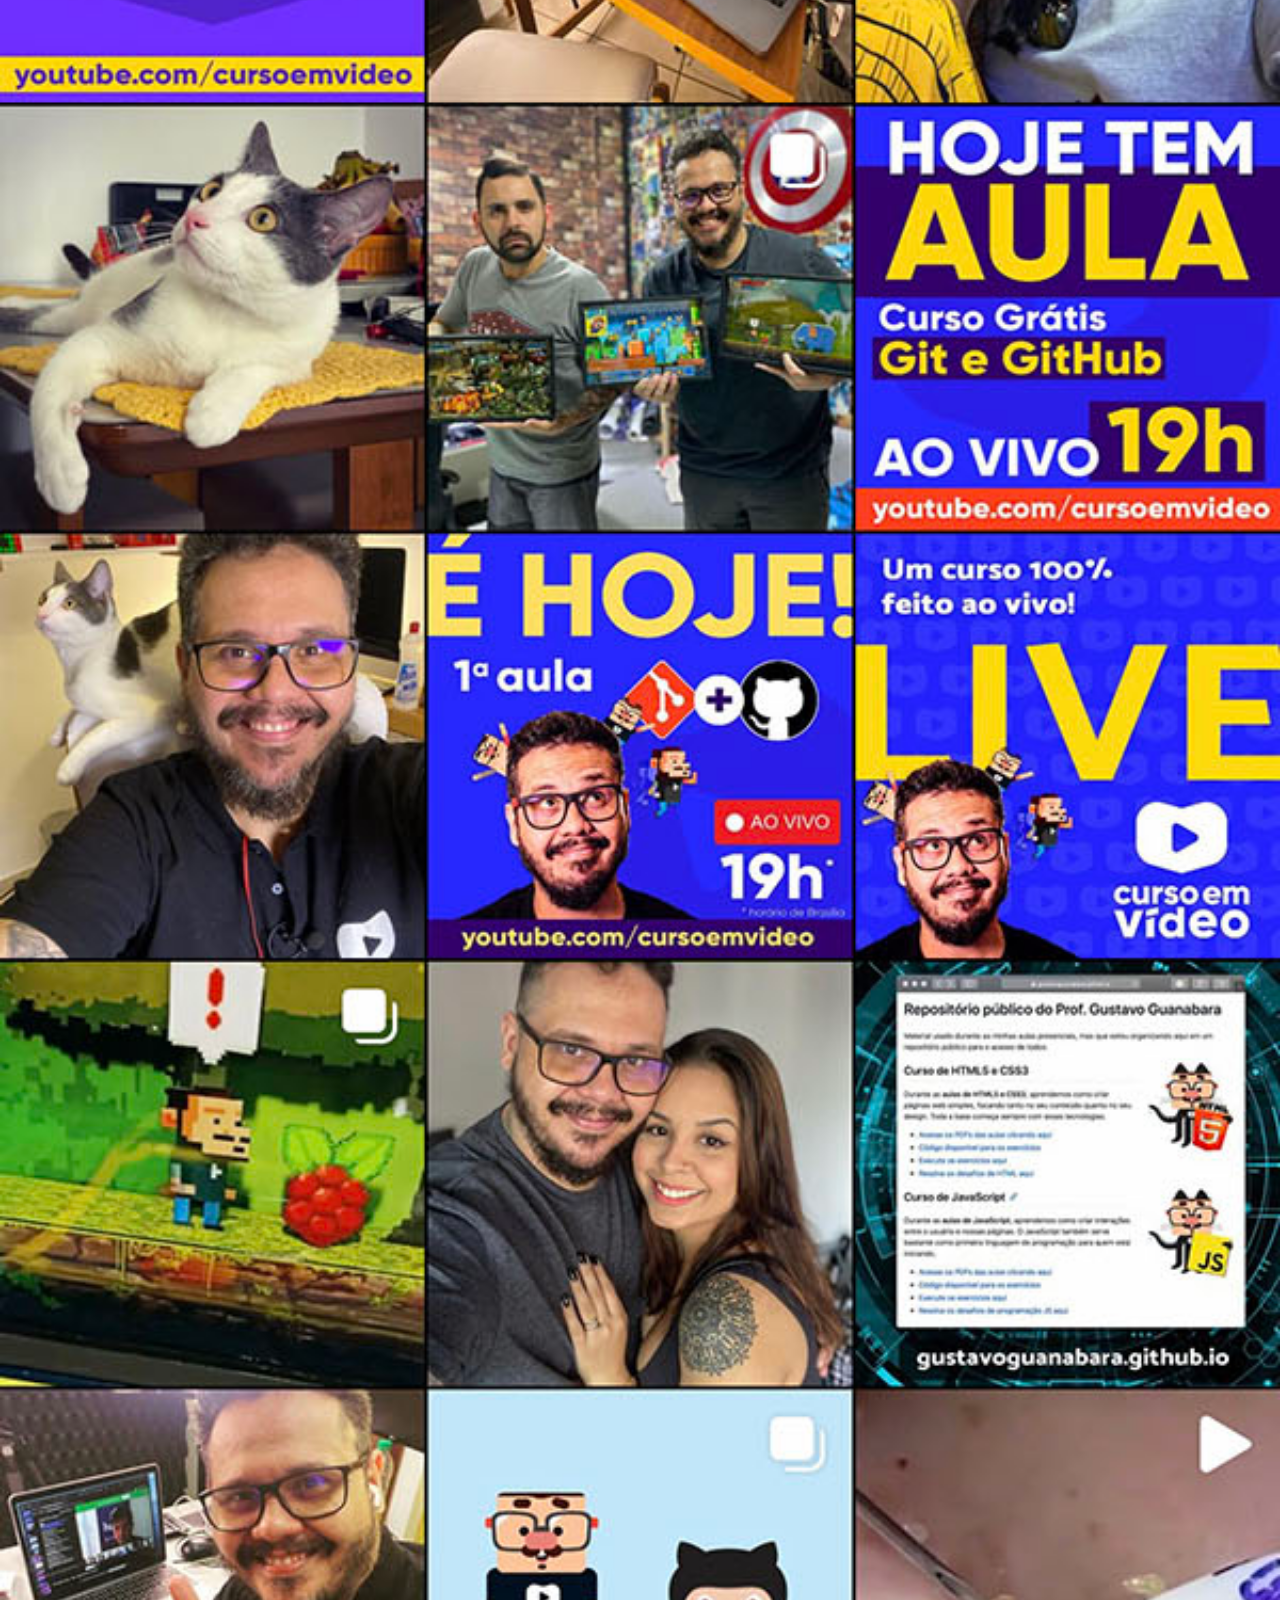
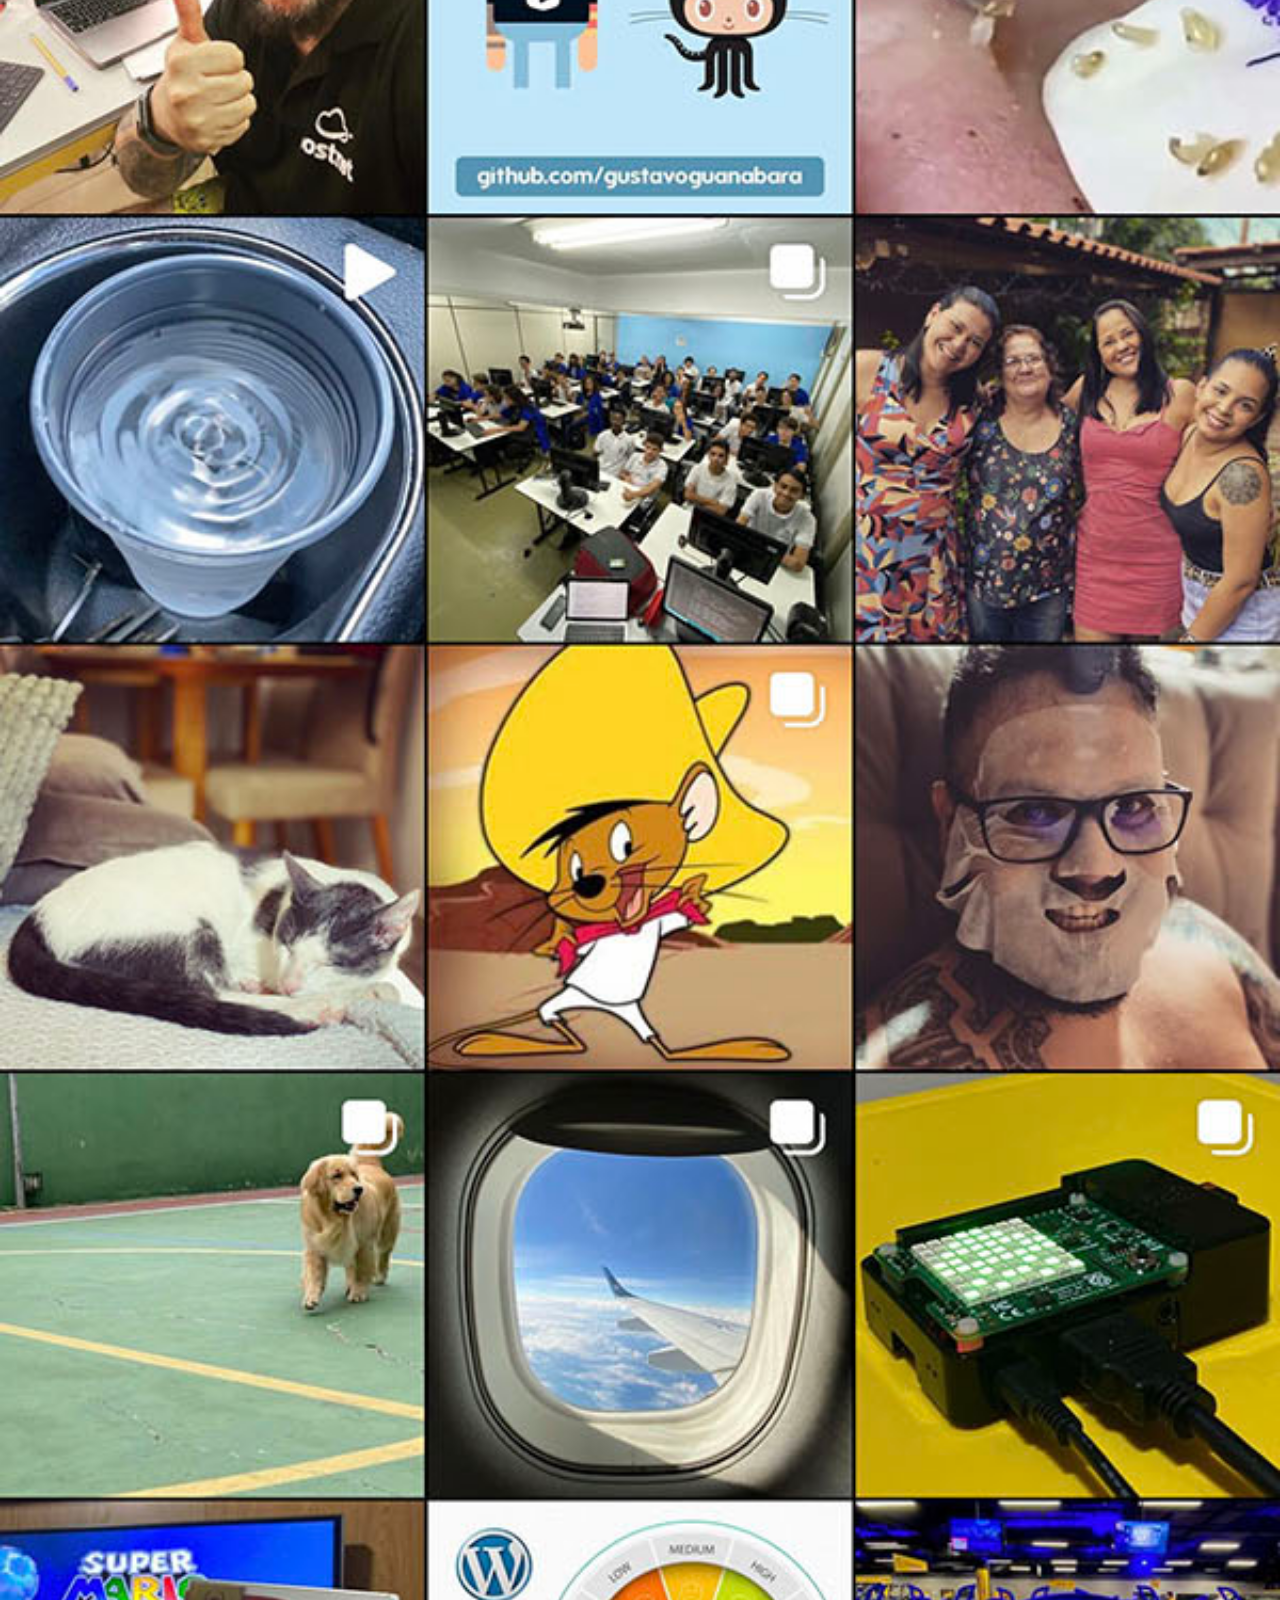
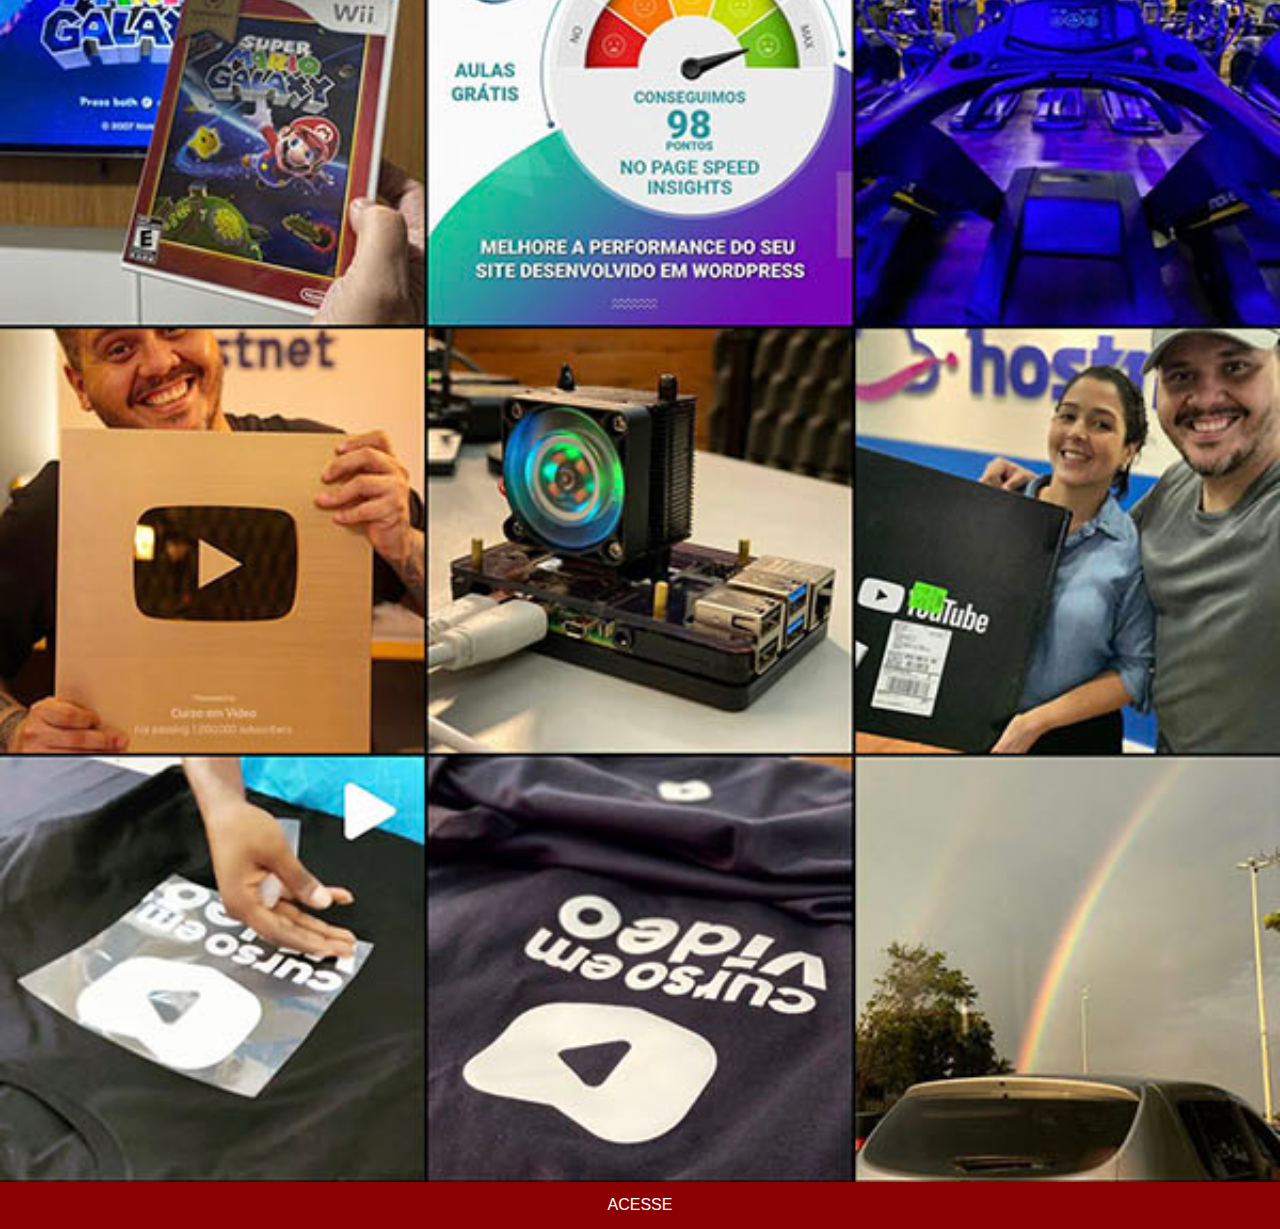
<file: instagram.html>
<!DOCTYPE html>
<html lang="pt-br">
<head>
    <meta charset="UTF-8">
    <meta http-equiv="X-UA-Compatible" content="IE=edge">
    <meta name="viewport" content="width=device-width, initial-scale=1.0">
    <title>Instagram</title>
    <link rel="stylesheet" href="estilos/social.css">
</head>
<body>
    <img src="imagens/tela-instagram.jpg" alt="Instagram">
    <a href="https://www.instagram.com/gustavoguanabara/" target="_blank">ACESSE</a>
</body>
</html>
</file>
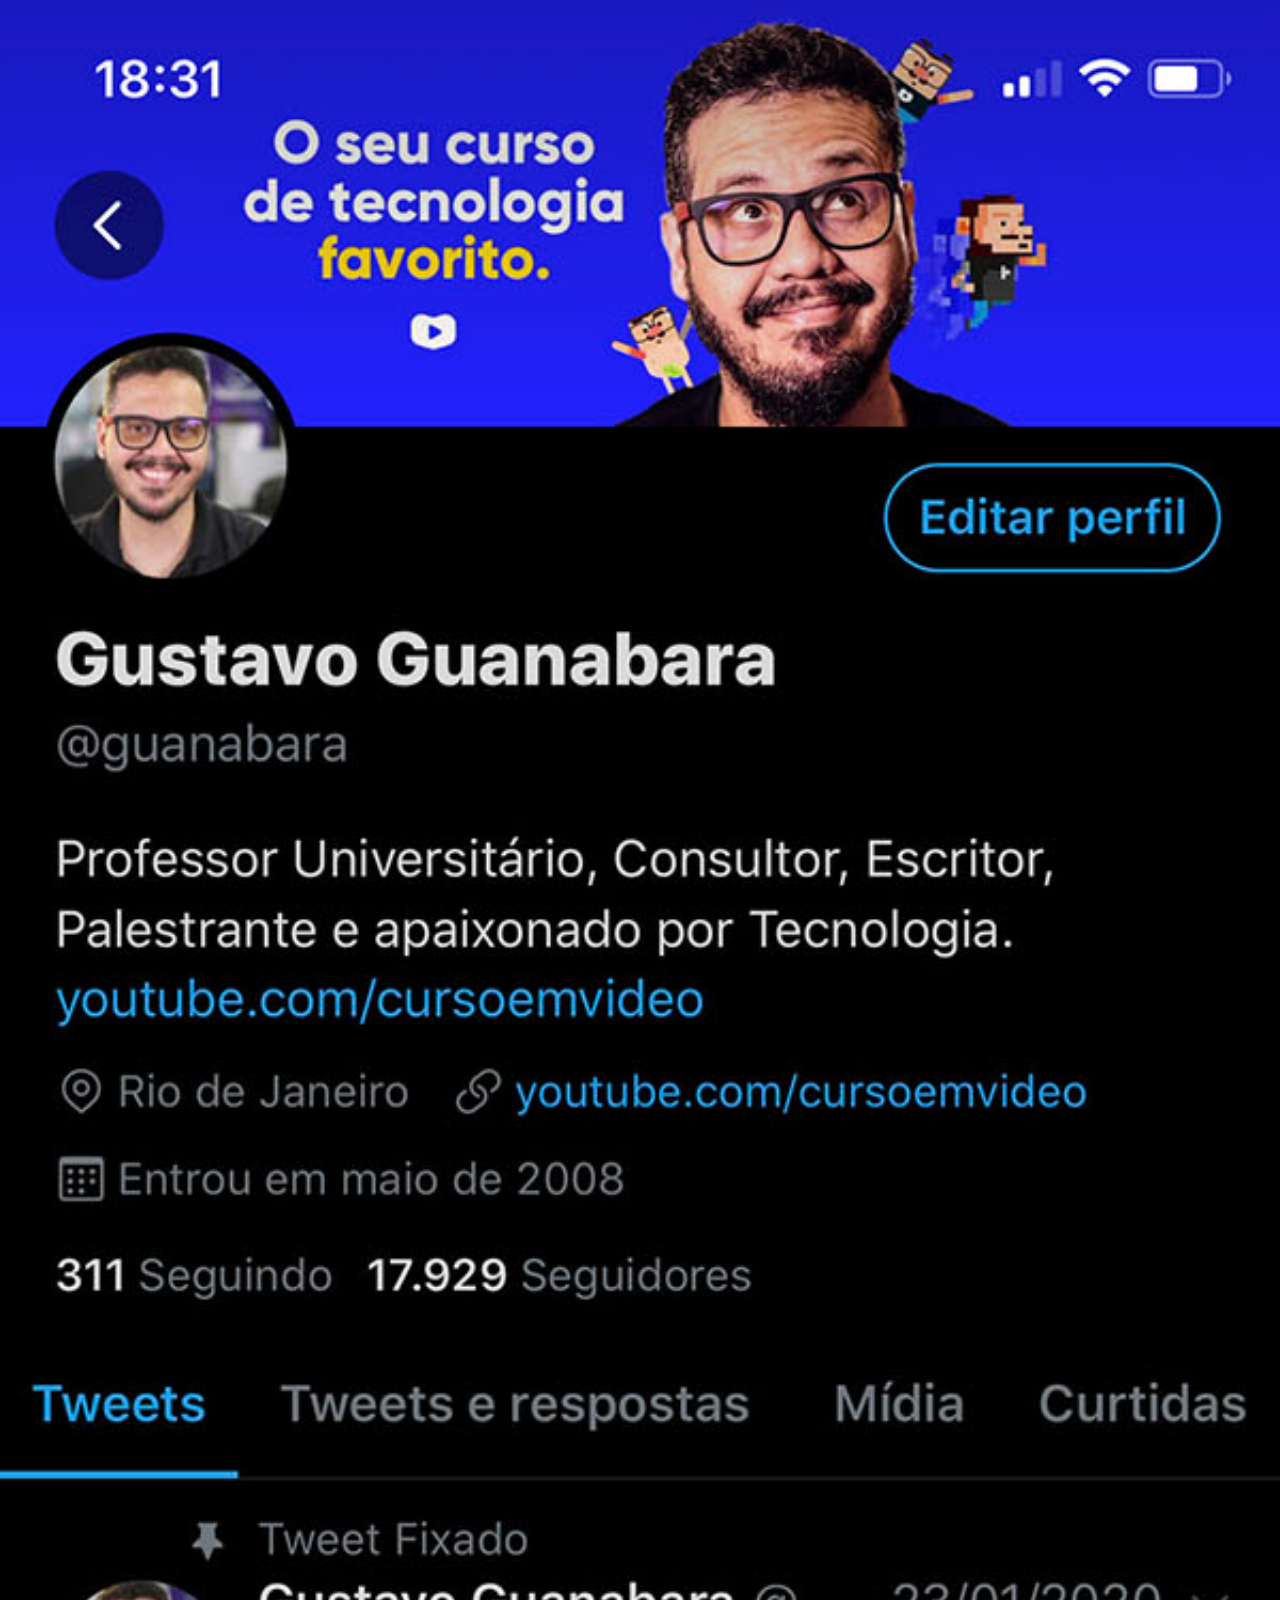
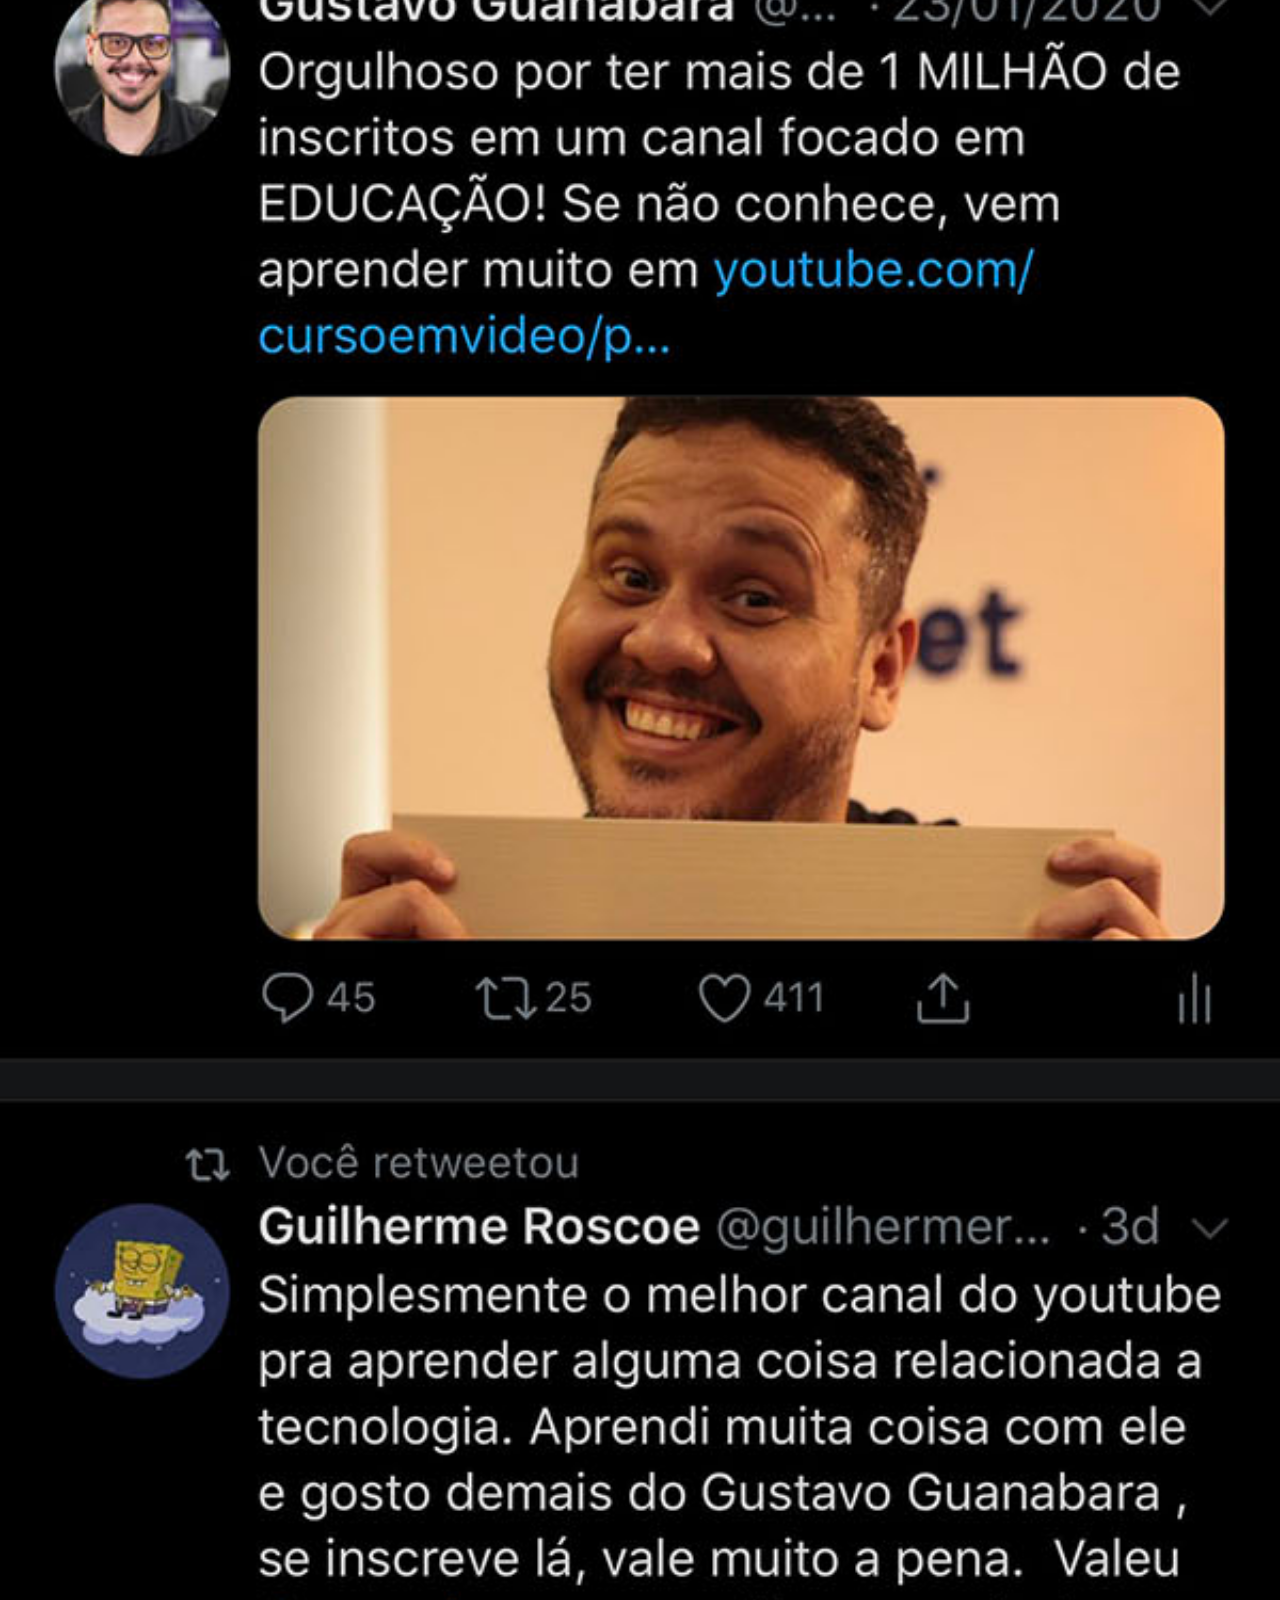
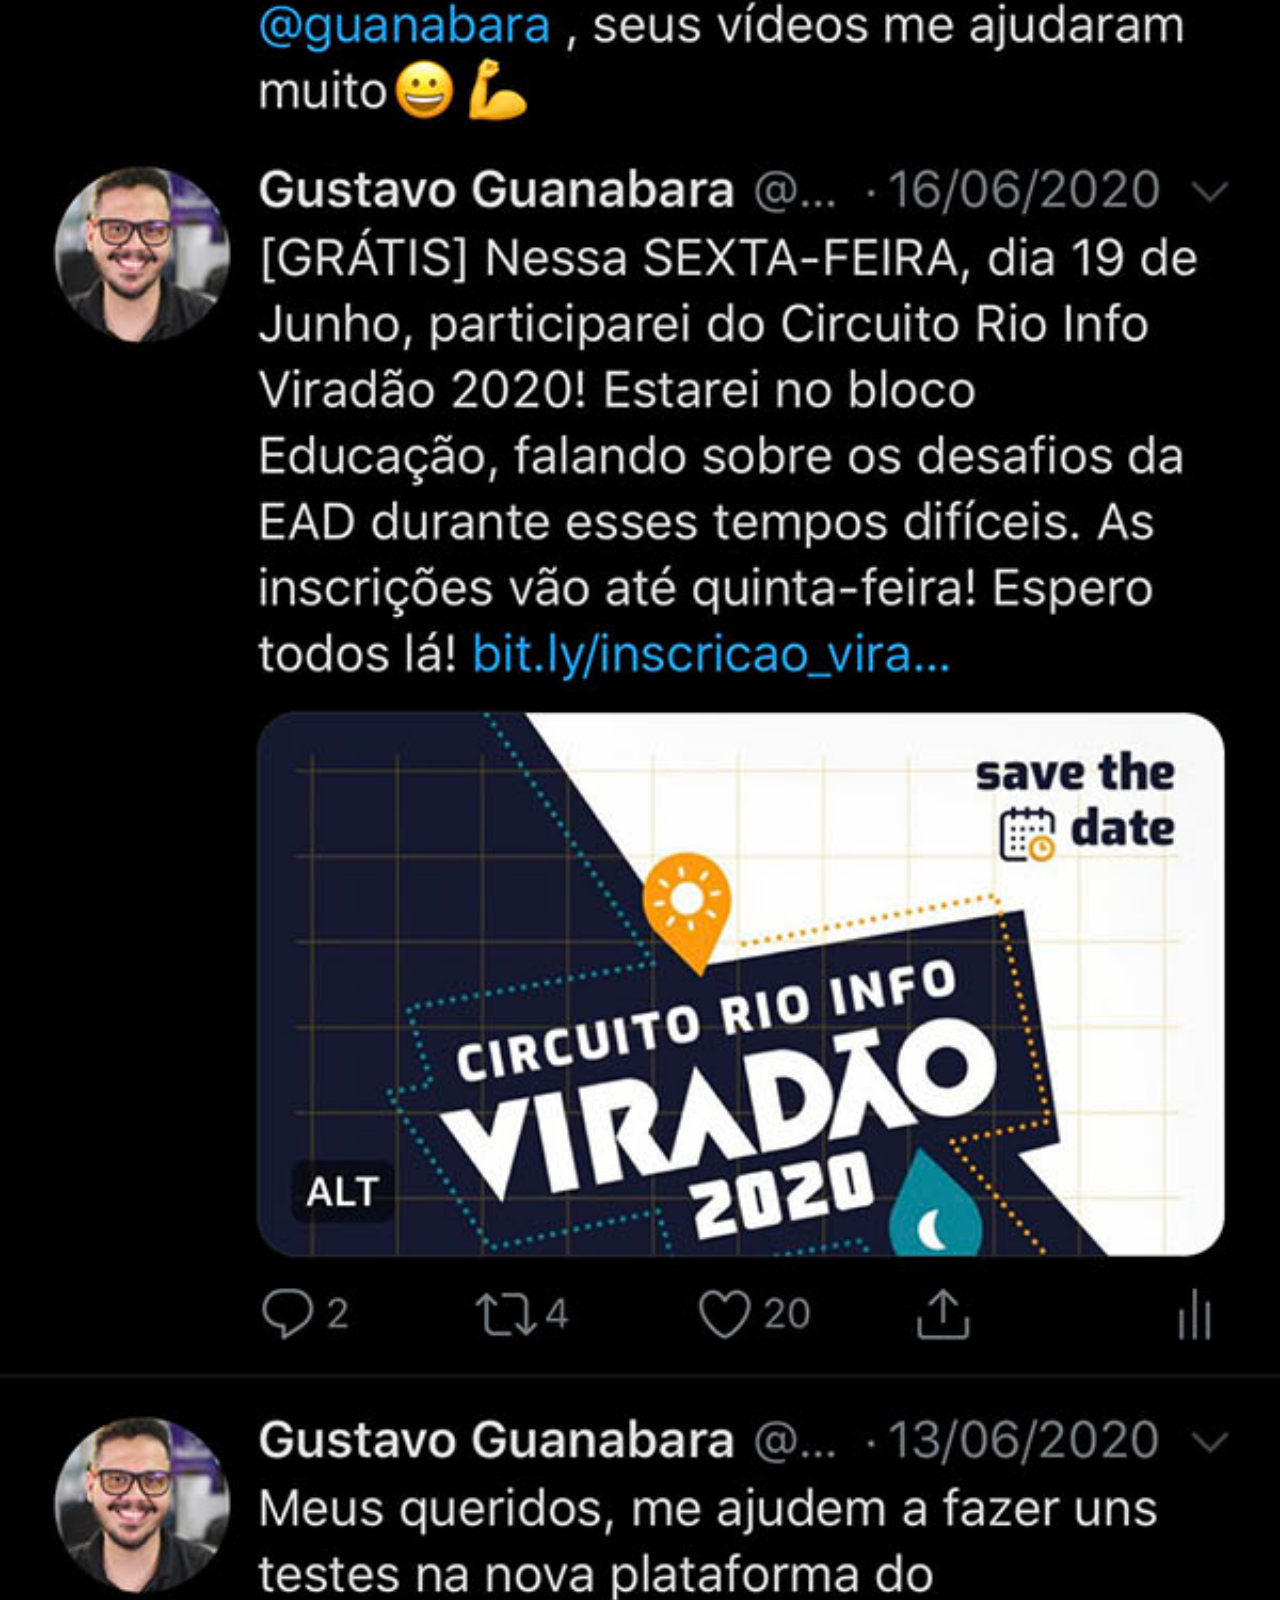
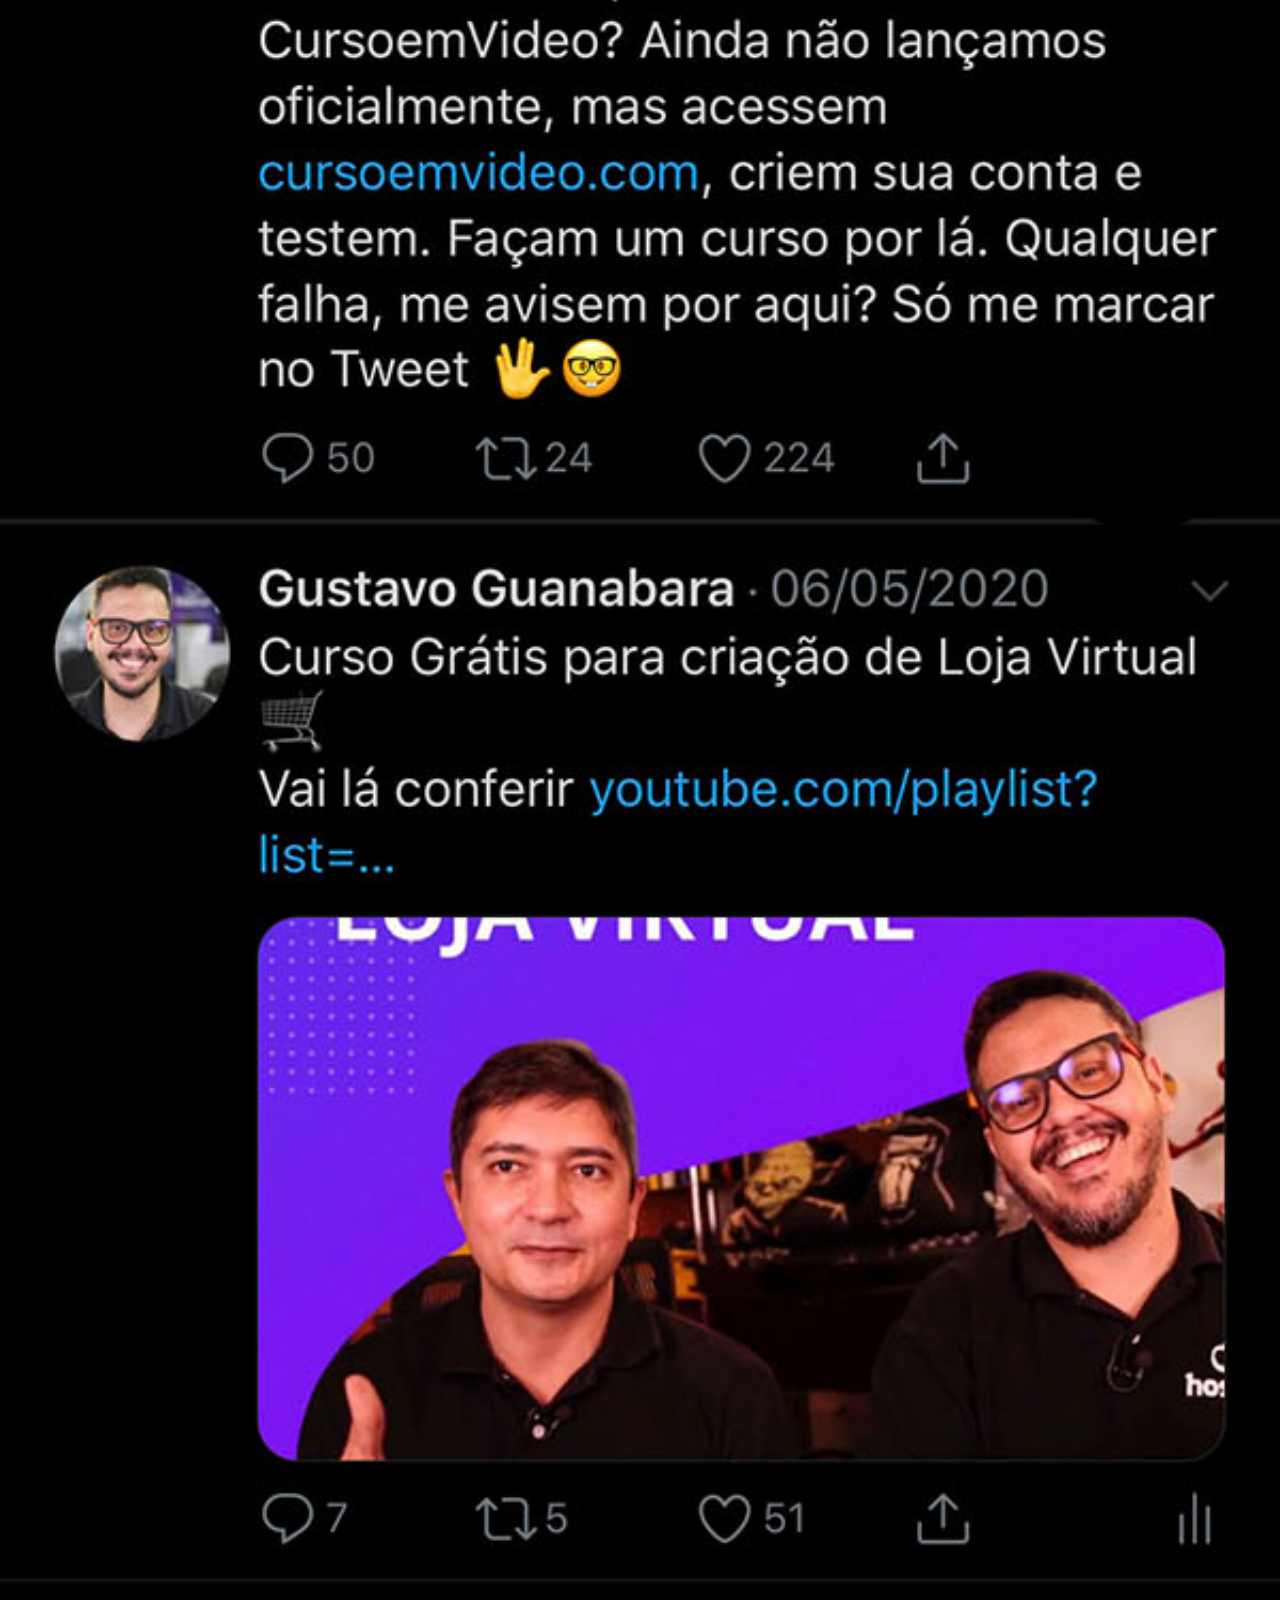
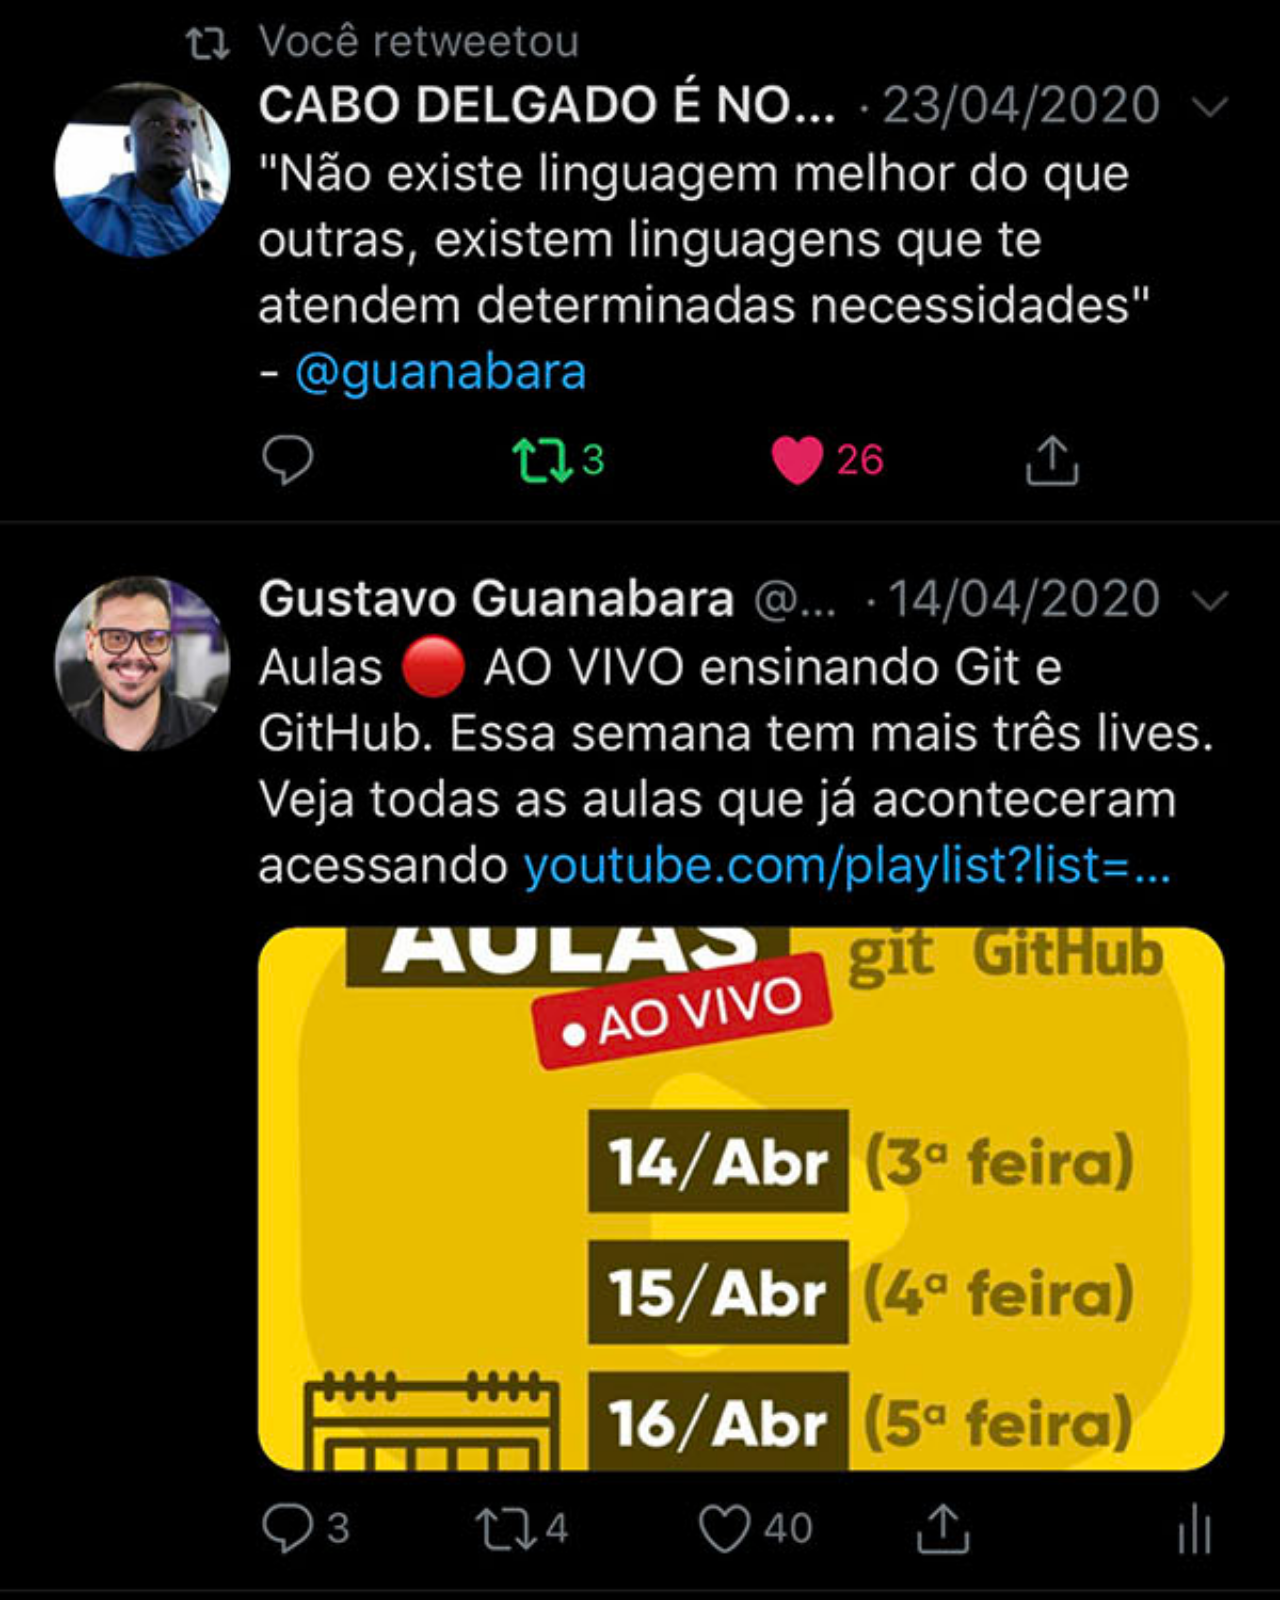
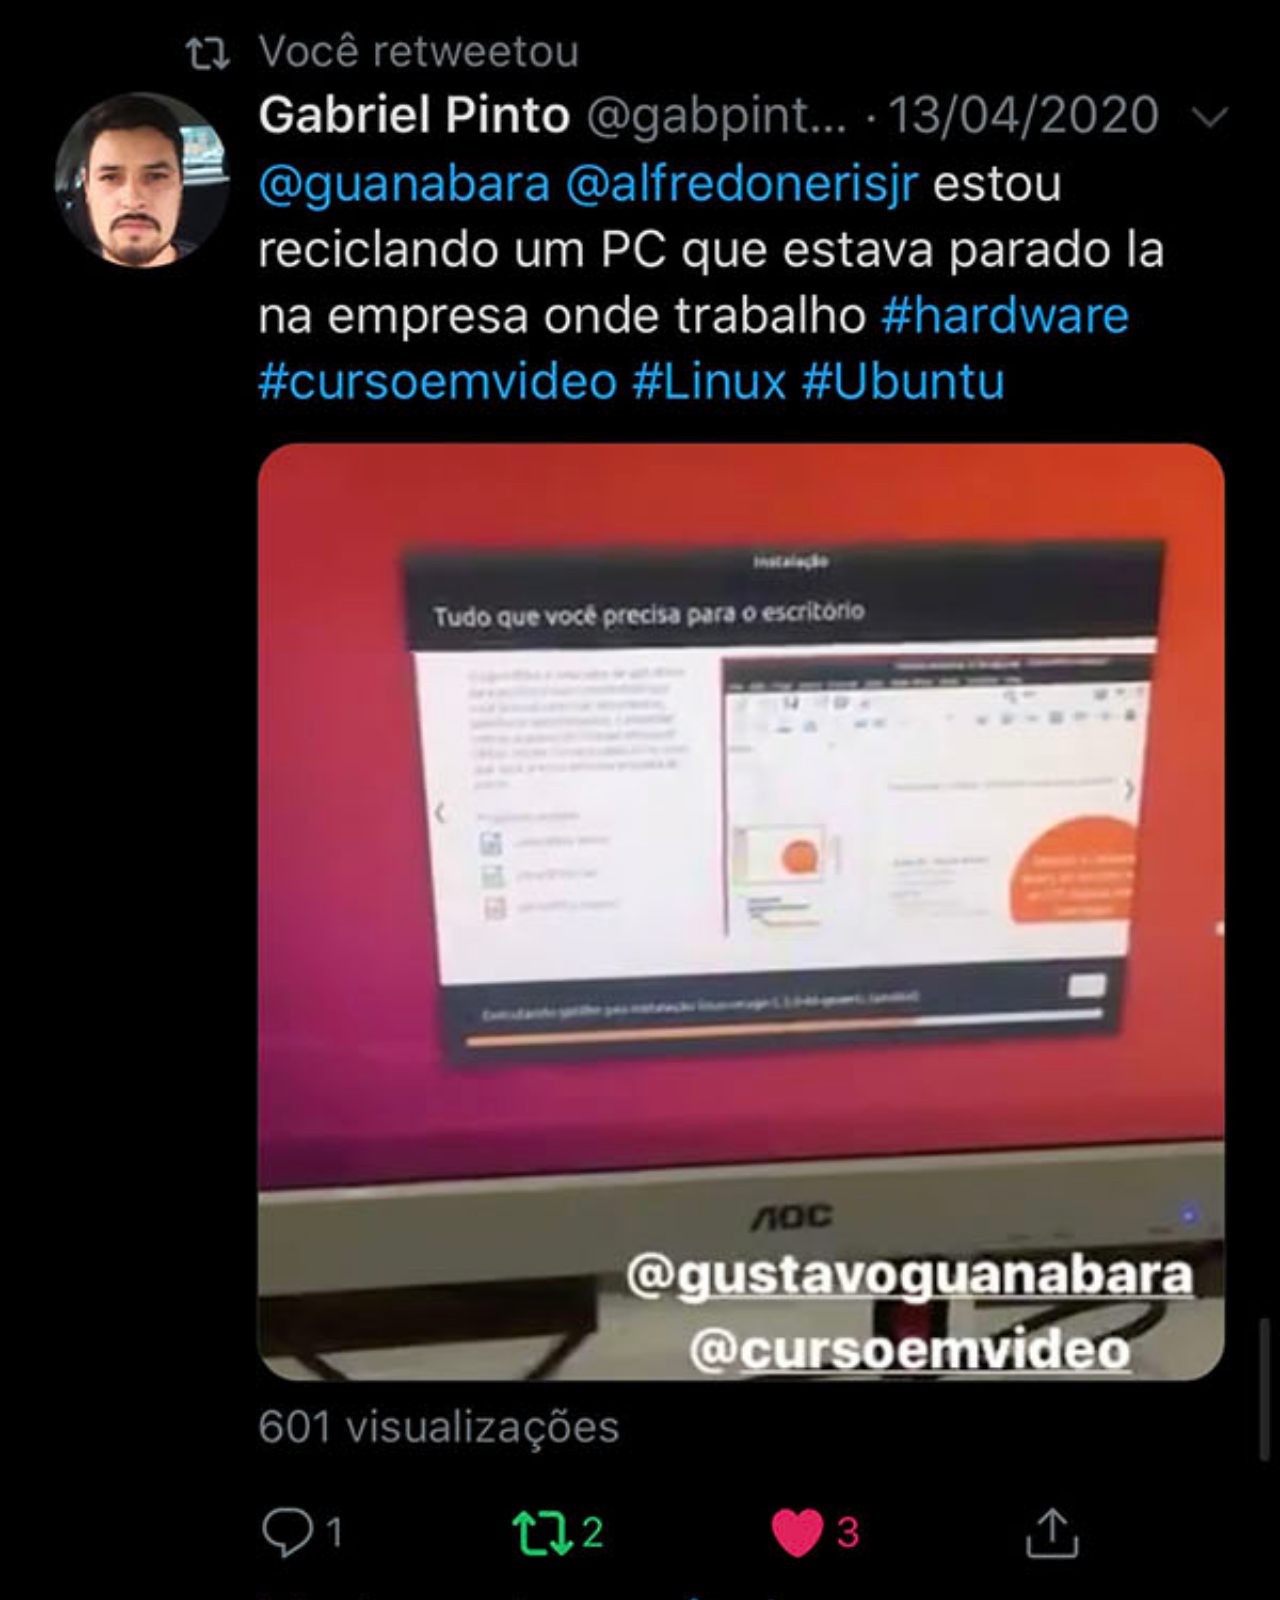
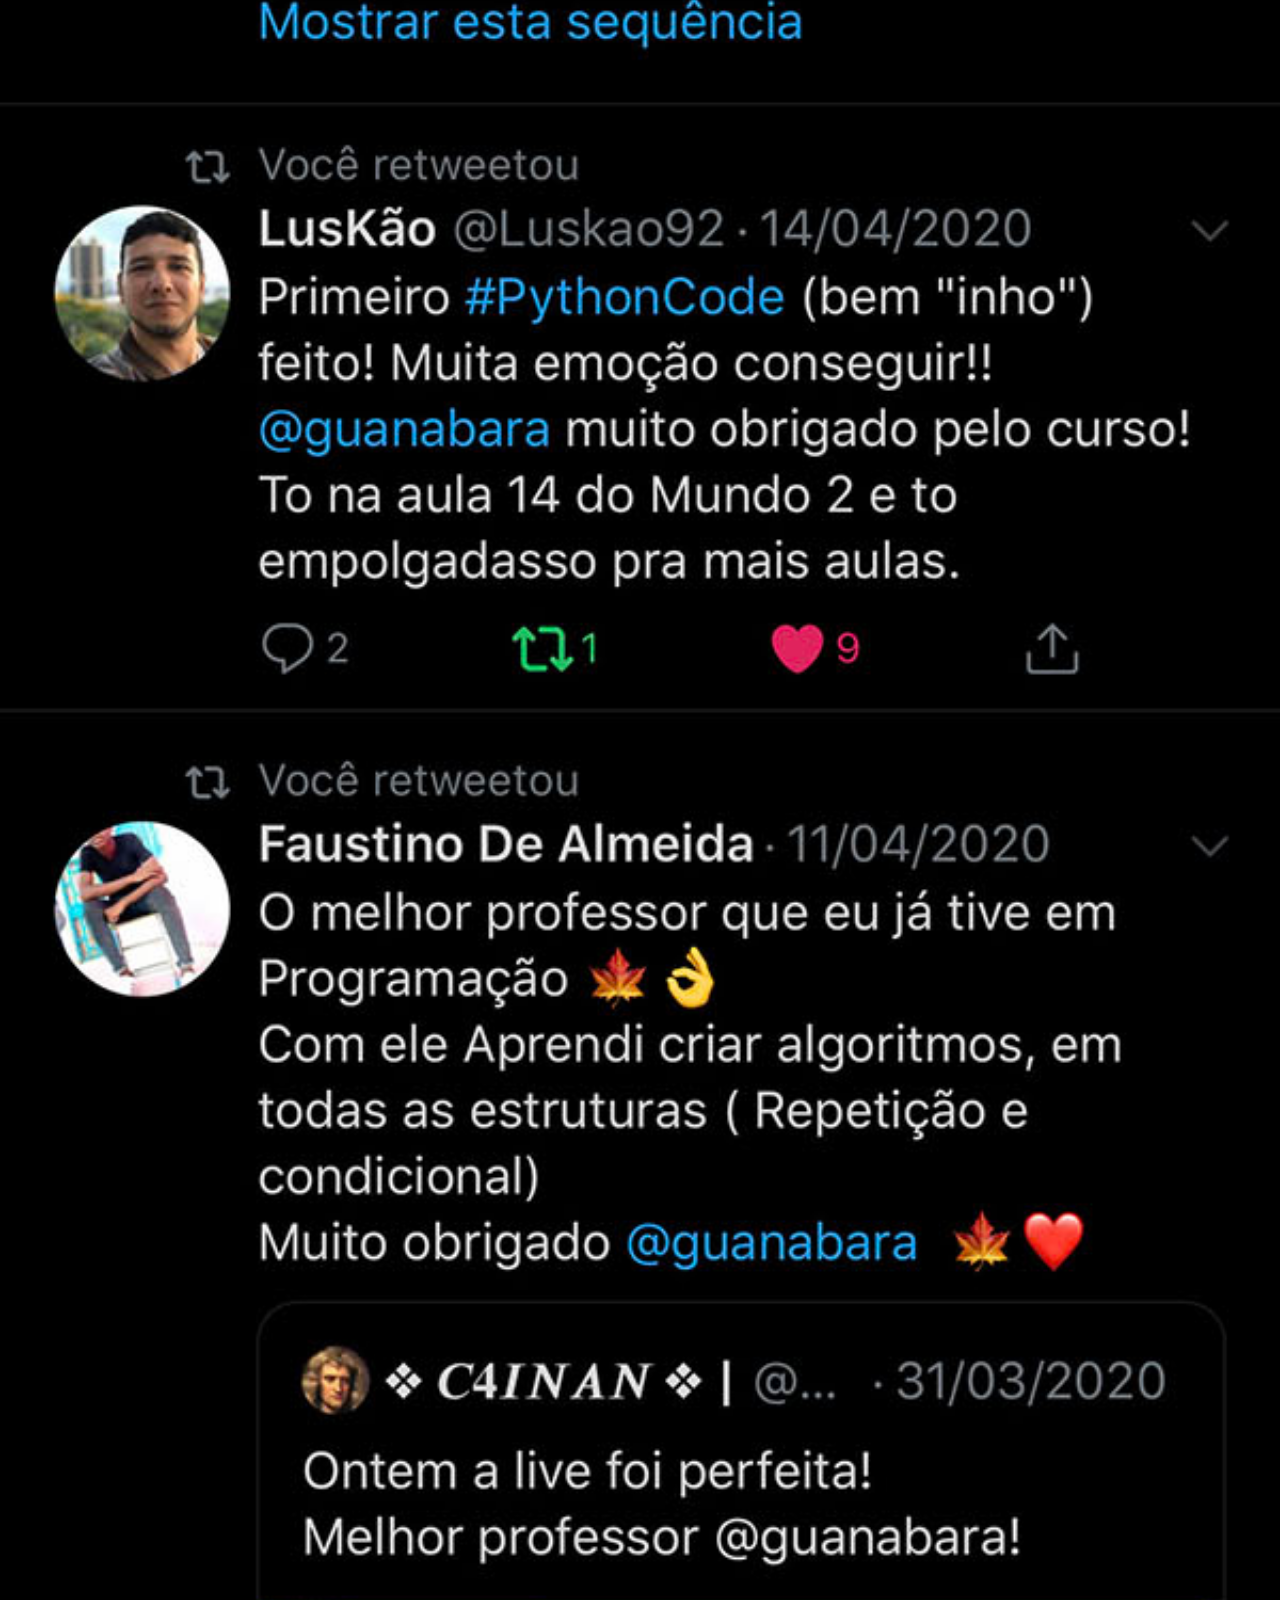
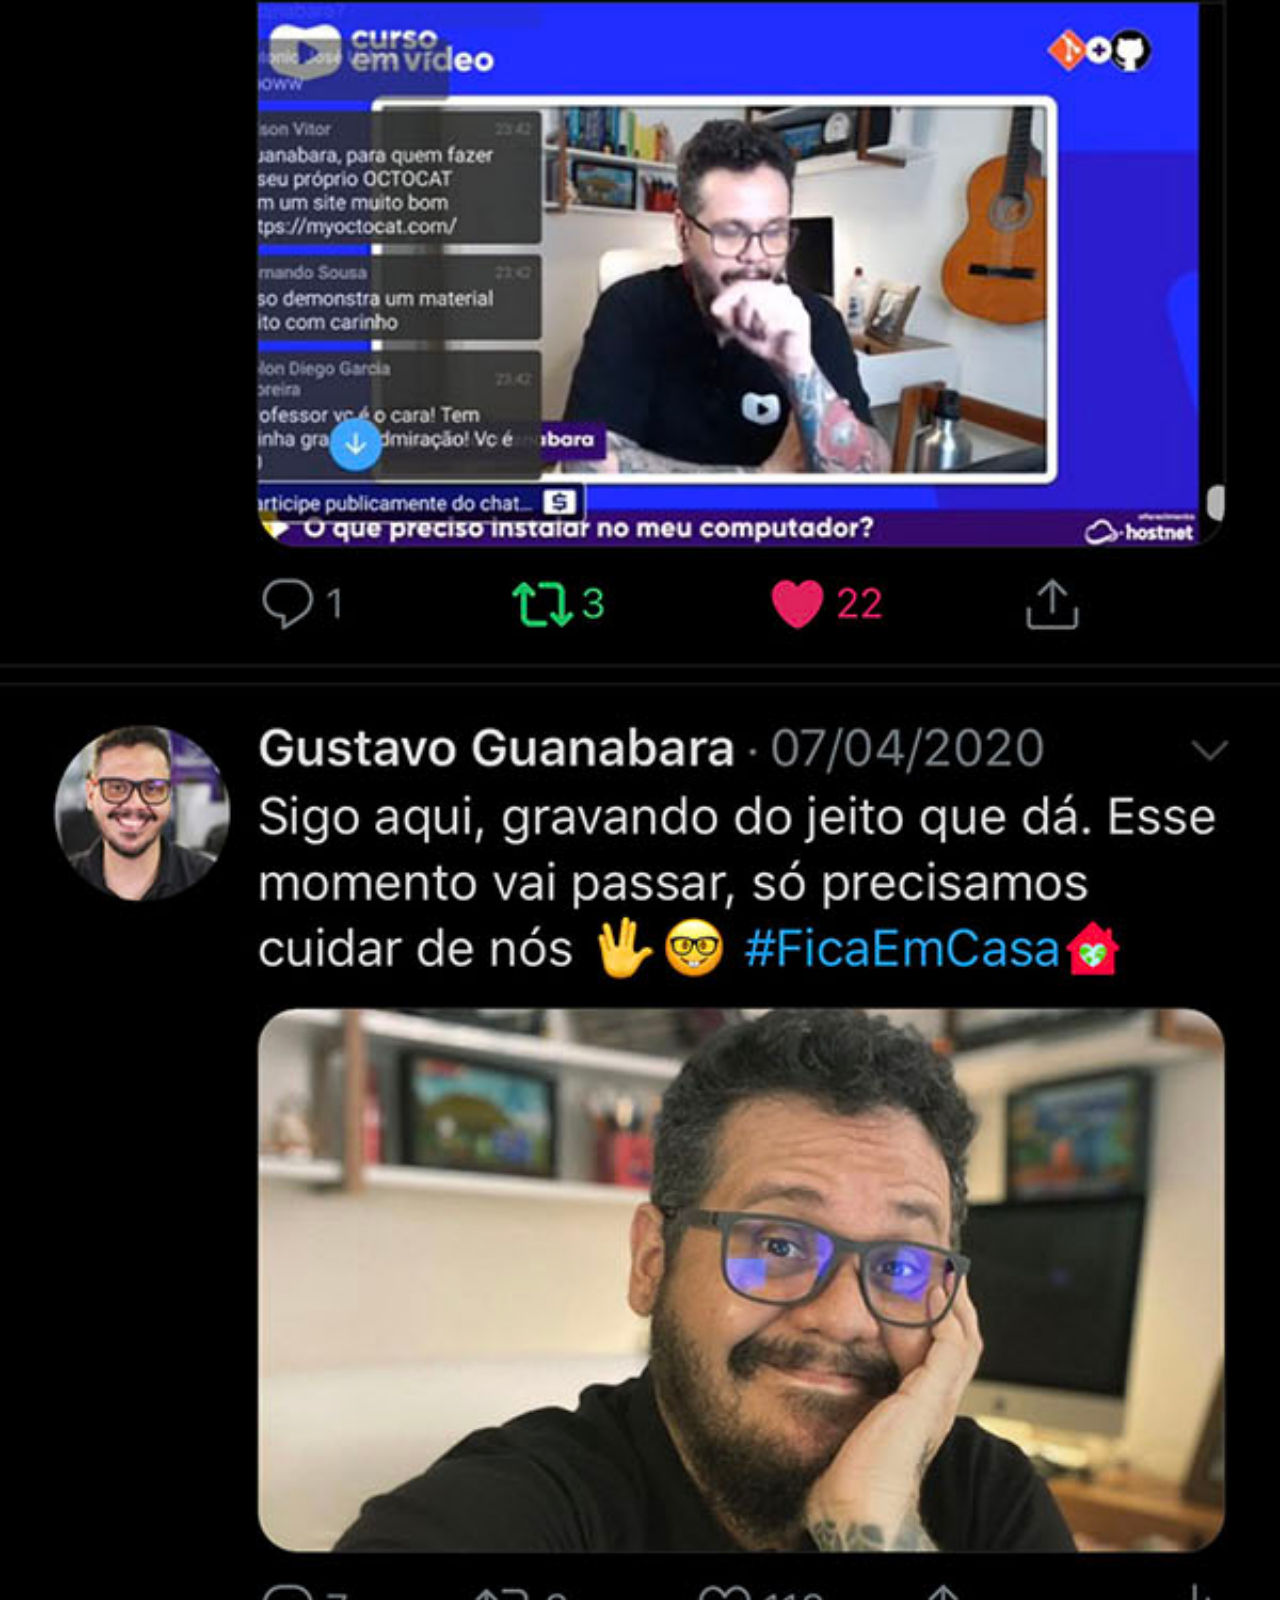
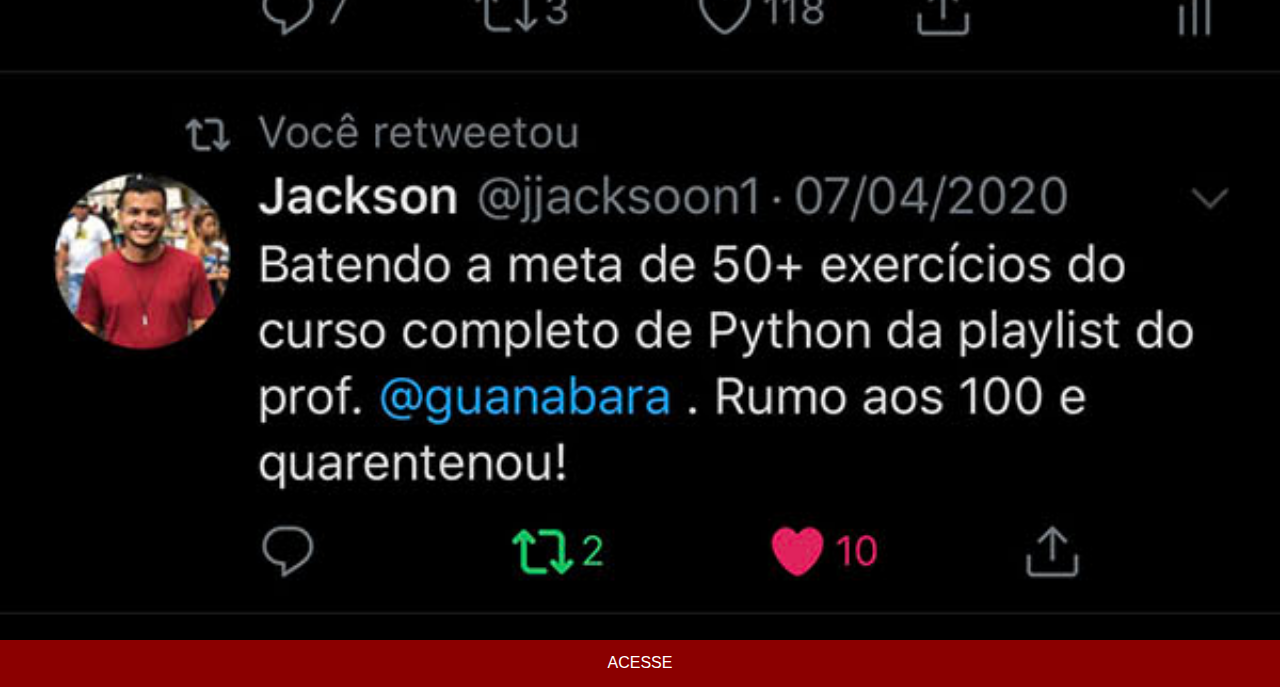
<file: twitter.html>
<!DOCTYPE html>
<html lang="pt-br">
<head>
    <meta charset="UTF-8">
    <meta http-equiv="X-UA-Compatible" content="IE=edge">
    <meta name="viewport" content="width=device-width, initial-scale=1.0">
    <title>Twitter</title>
    <link rel="stylesheet" href="estilos/social.css">
</head>
<body>
    <img src="imagens/tela-twitter.jpg" alt="YouTube">
    <a href="https://twitter.com/guanabara?ref_src=twsrc%5Egoogle%7Ctwcamp%5Eserp%7Ctwgr%5Eauthor" target="_blank">ACESSE</a>
</body>
</html>
</file>
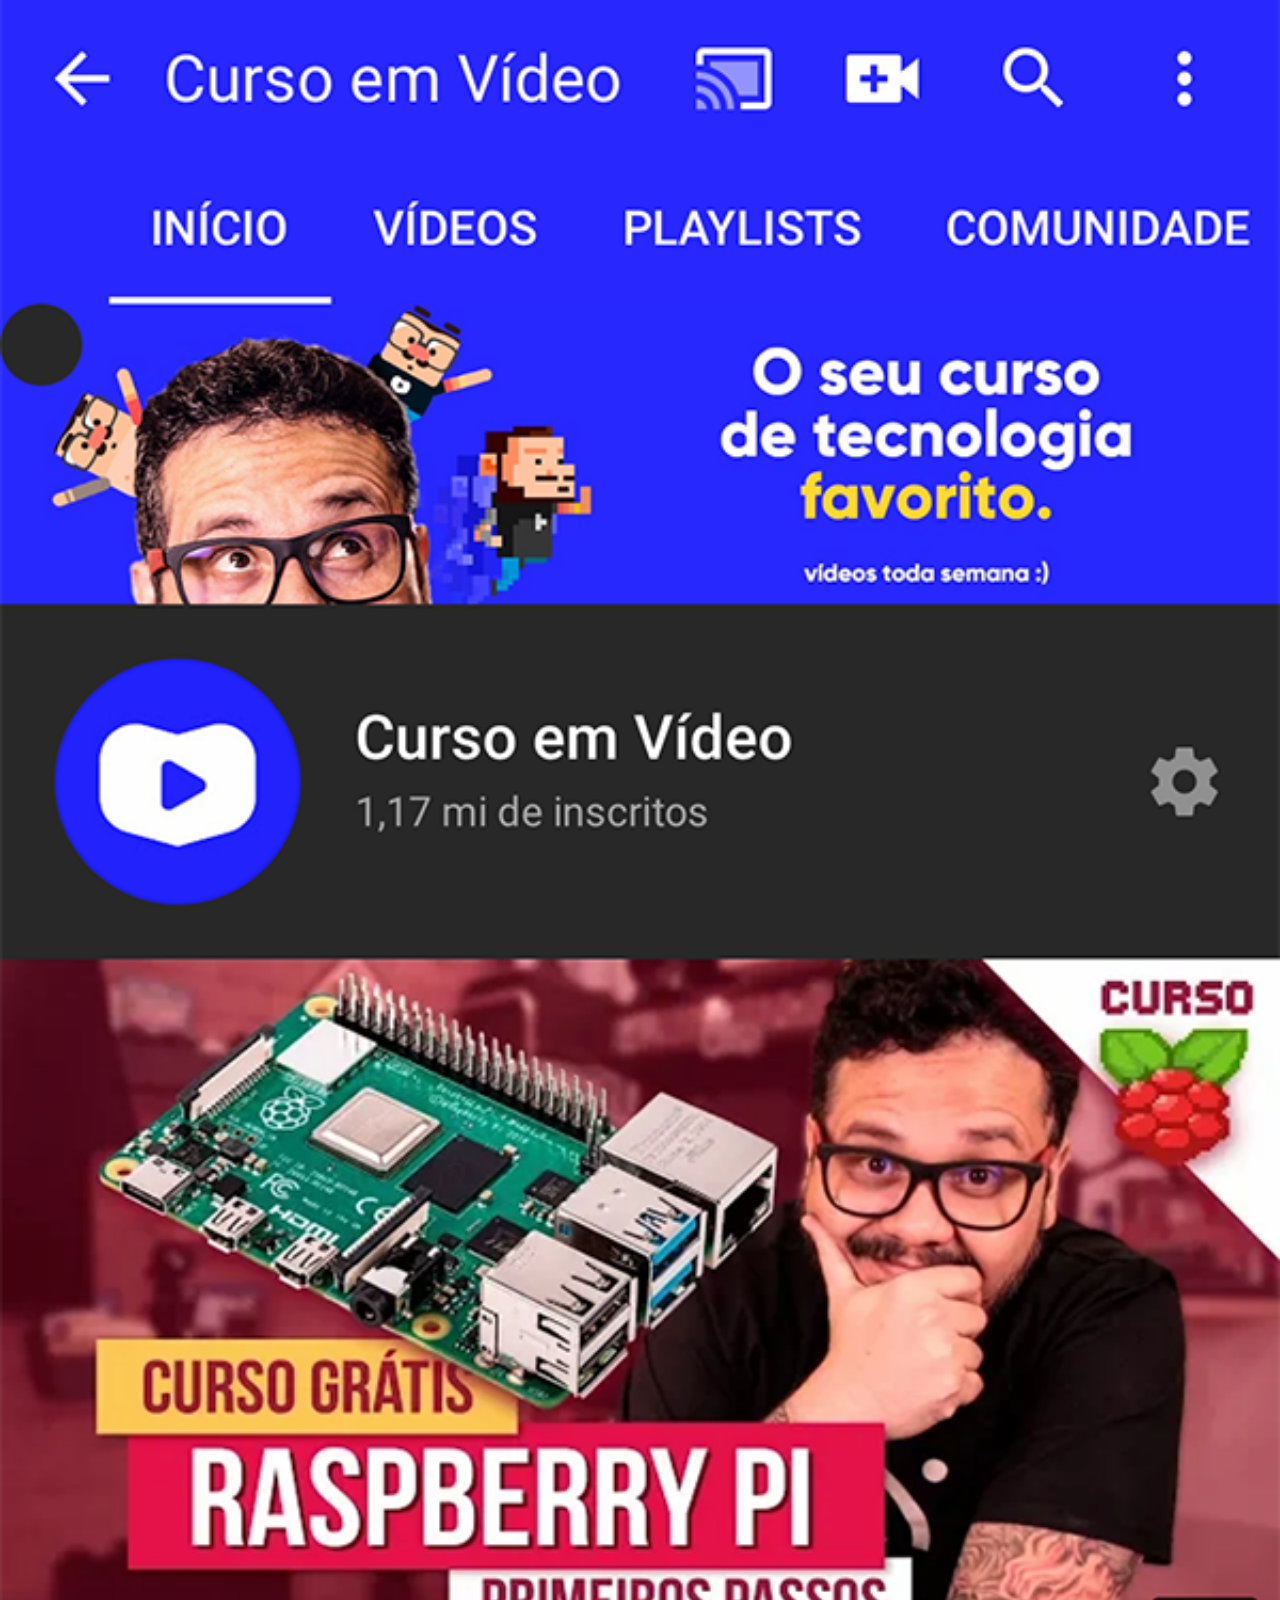
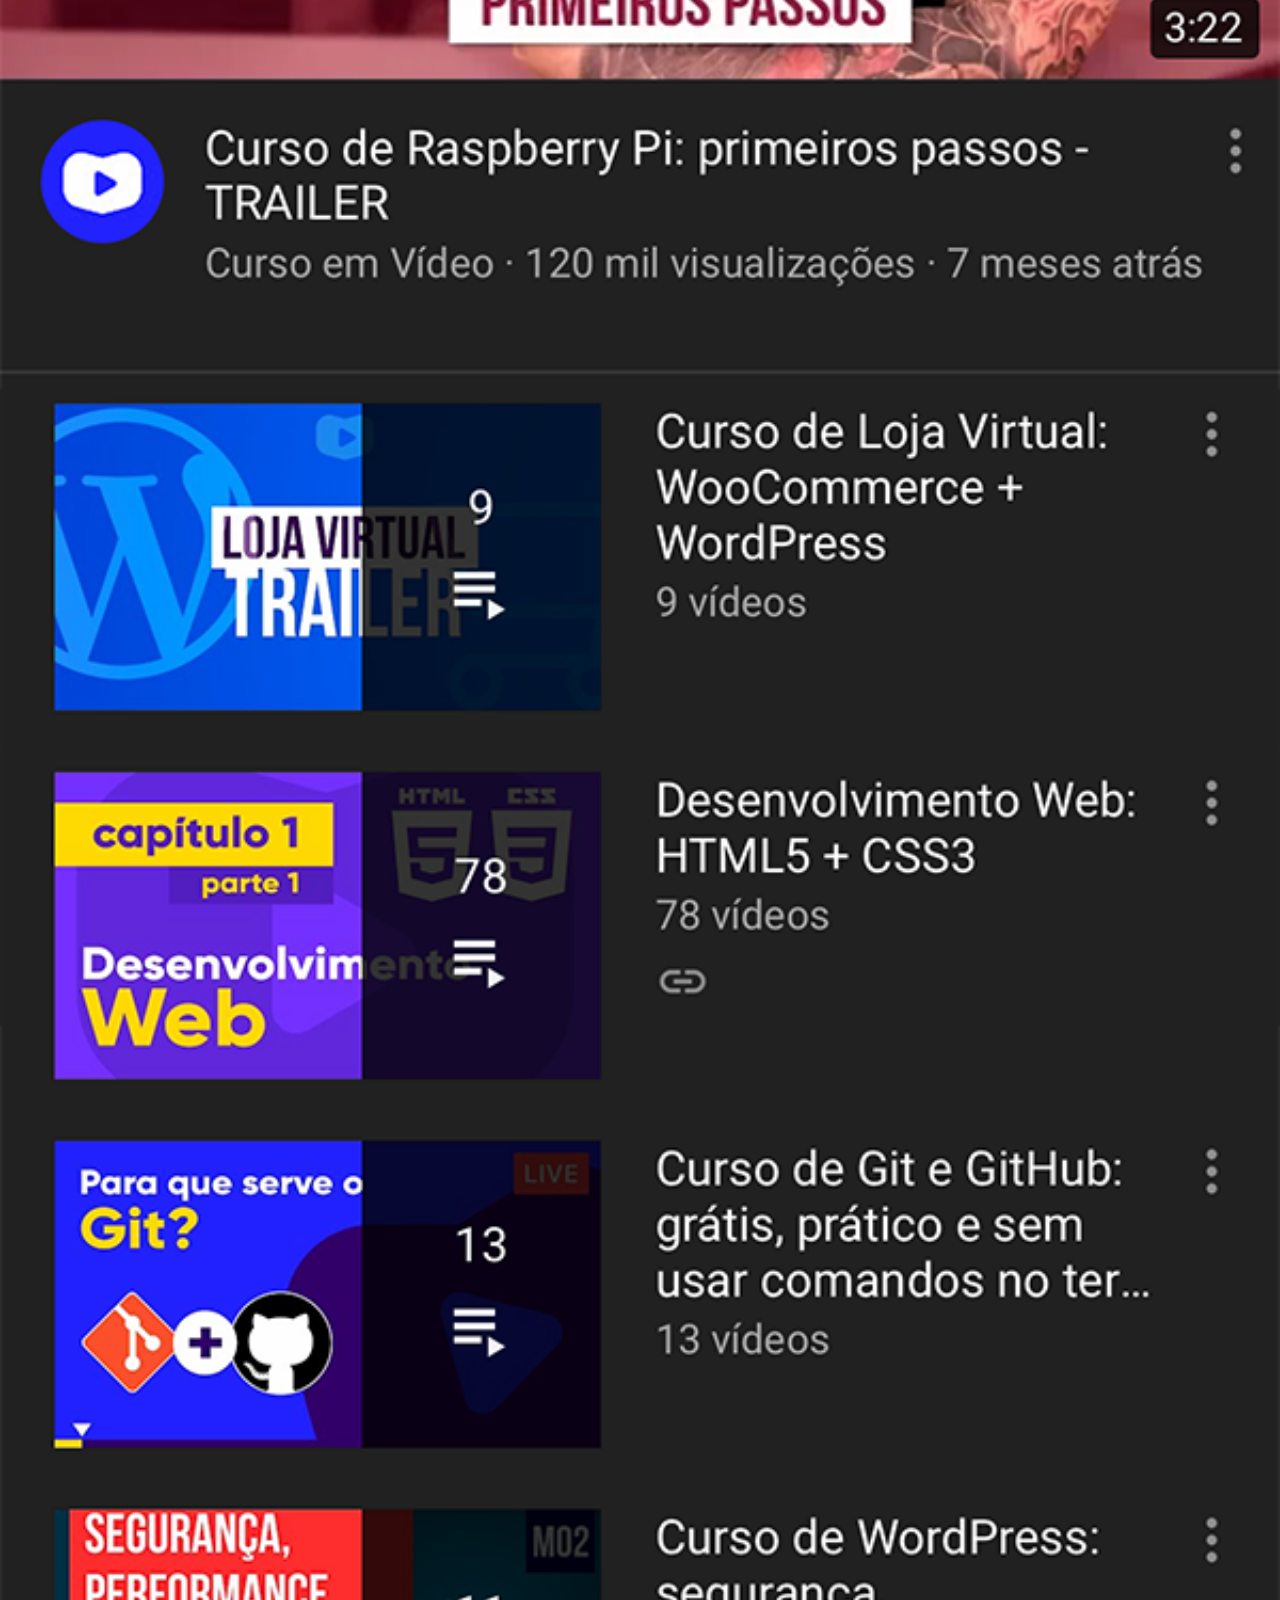
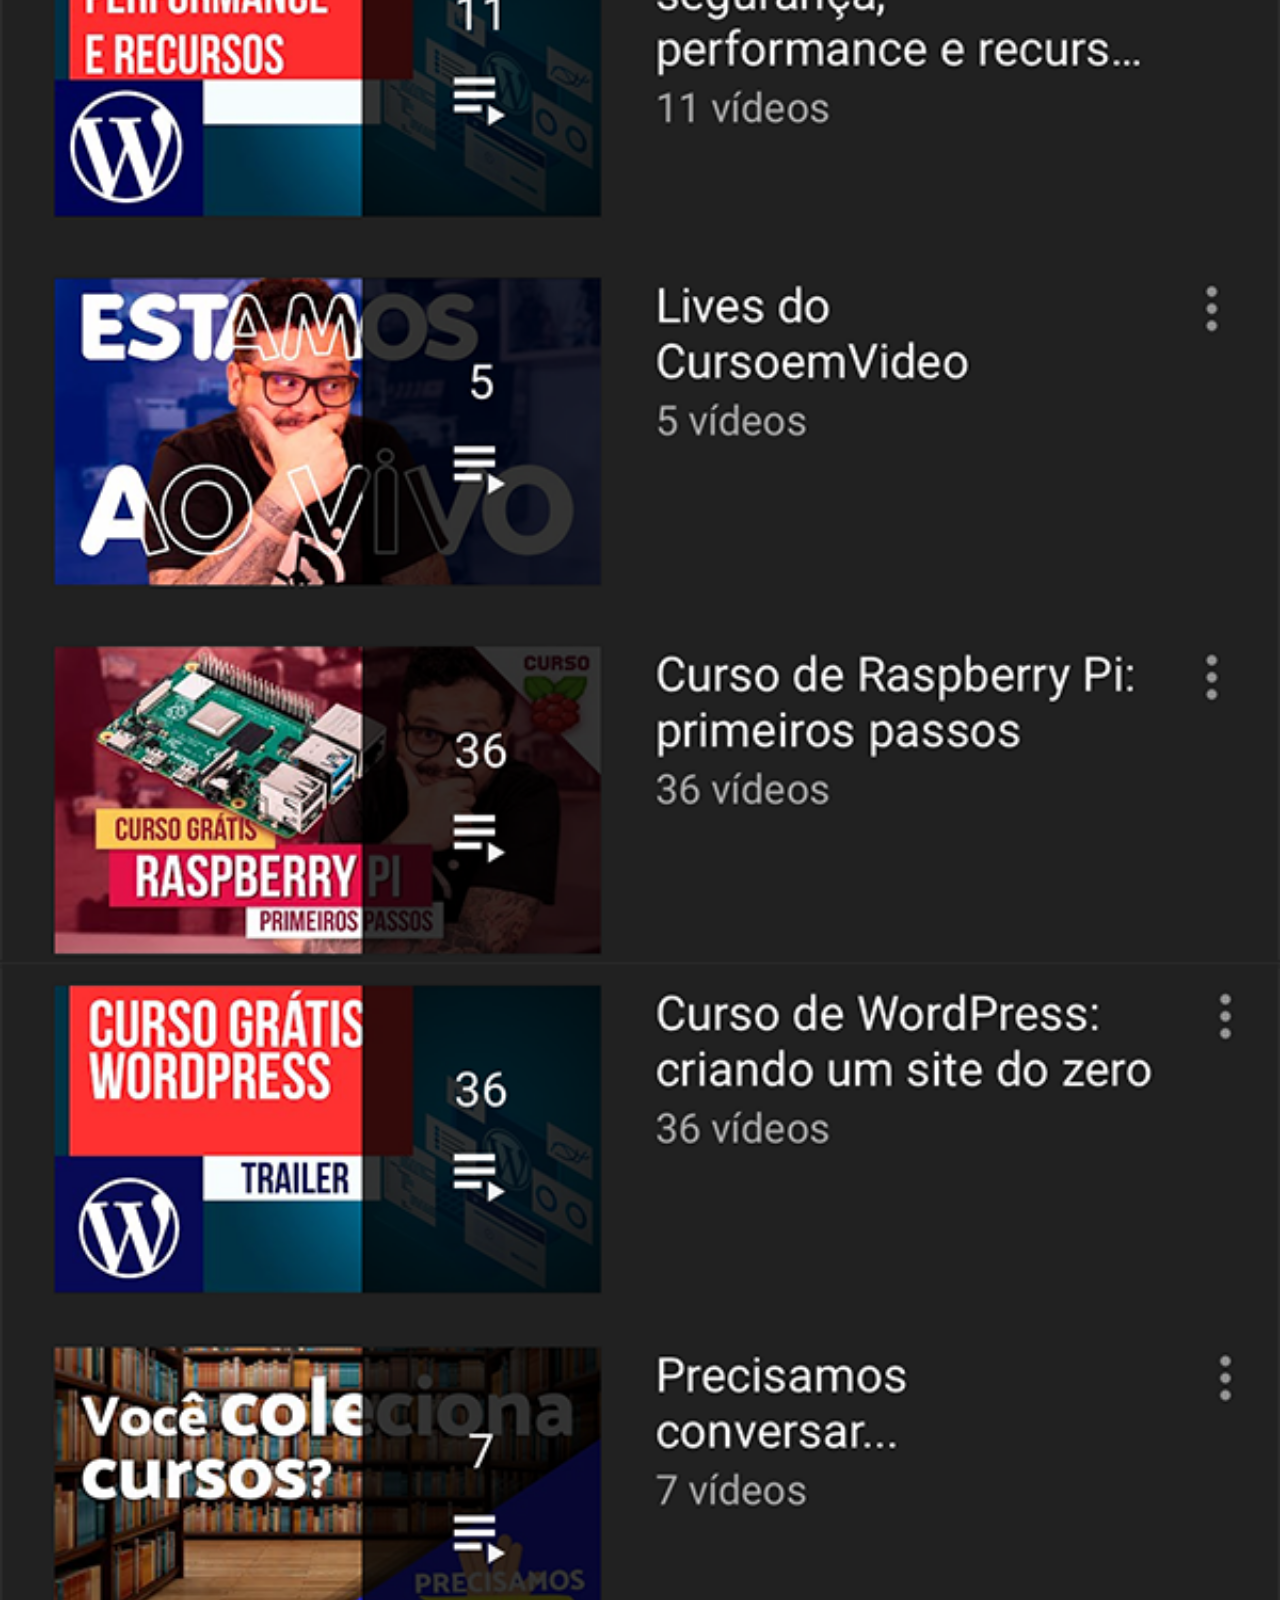
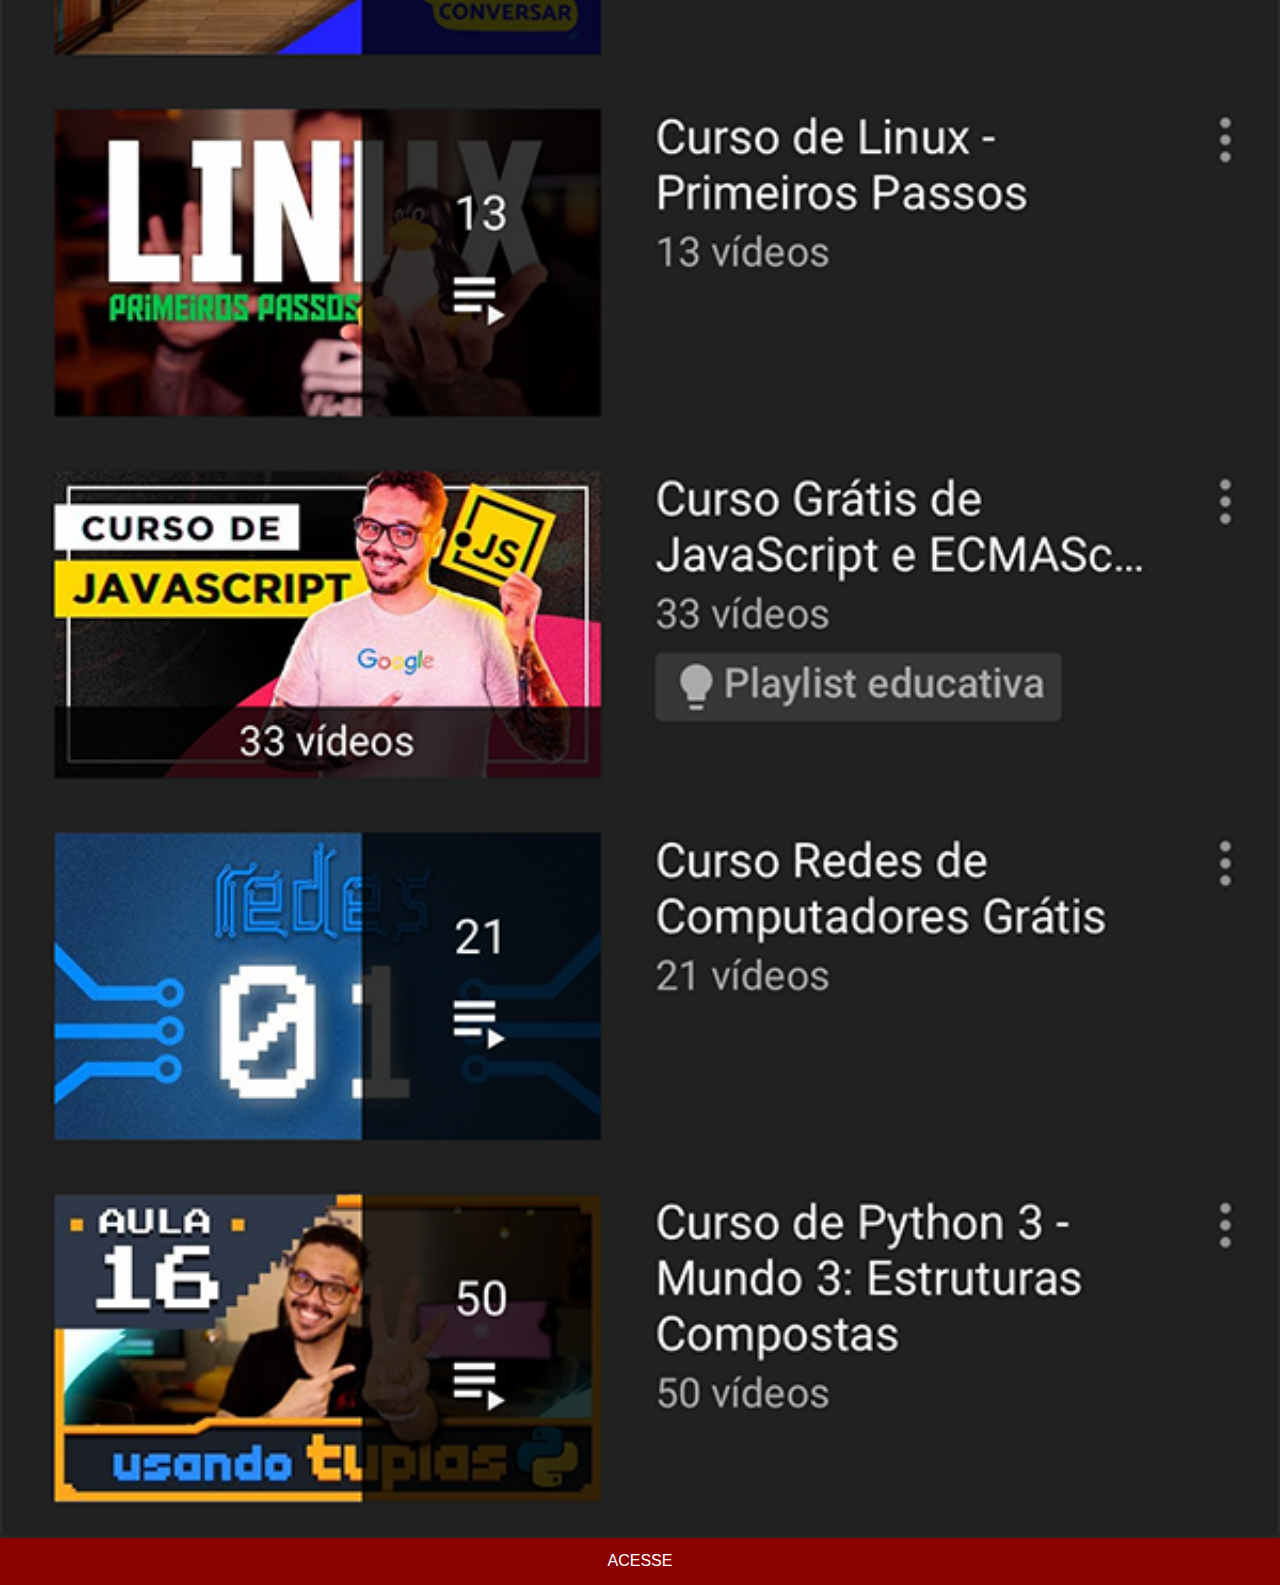
<file: youtube.html>
<!DOCTYPE html>
<html lang="pt-br">
<head>
    <meta charset="UTF-8">
    <meta http-equiv="X-UA-Compatible" content="IE=edge">
    <meta name="viewport" content="width=device-width, initial-scale=1.0">
    <title>YouTube</title>
    <link rel="stylesheet" href="estilos/social.css">
</head>
<body>
    <img src="imagens/tela-youtube.png" alt="YouTube">
    <a href="https://www.youtube.com/@CursoemVideo/playlists" target="_blank">ACESSE</a>
</body>
</html>
</file>
<file: estilos/style.css>
@charset "UTF-8";

* {
    margin: 0px;
    padding: 0px;
    font-family: Arial, Helvetica, sans-serif;
}

html, body {
    height: 100vh;
    width: 100vw;
    background-color: black;
}

body {
    background: url('../imagens/fundo-madeira.jpg');
    background-attachment: scroll;
    background-size: cover;
    background-attachment: fixed;
}

section#telefone {
      height: 627px;
      width: 310px;
      position: absolute;
      top: 50%;
      left: 50%;
      transform: translate(-50%, -50%);
      background: url(../imagens/frame-iphone.png) no-repeat;
      
}

iframe#tela {
    position: absolute;
    top: 80px;
    left: 22px;
    width: 267px;
    height: 474px;
 }

section#redes-sociais {
    text-align: right;
}

section#redes-sociais img  {
    width: 50px;
    margin: 10px;
    text-align: right;
    border-radius: 50%;
    box-shadow: 2px 2px 5px rgba(0, 0, 0, 0.685);
    box-sizing: border-box;
}

section#redes-sociais img:hover {
    border: 2px rgba(255, 255, 255, 0.596) solid;
    transform: translate(-20%, -5%);
    transition: transform .8s, border .3s;
}
</file>
<file: estilos/social.css>
@charset "UTF-8";

* {
    margin: 0px;
    padding: 0px;
    font-family: Arial, Helvetica, sans-serif;
}

 ::-webkit-scrollbar {
    width: 0px;
    height: 0px;
 }

img {
    width: 100vw;

    
    
    
}

a {
    display: block;
    padding: 15px;
    margin: -5px;
    background-color: darkred;
    color: white;
    text-align: center;
    text-decoration: none;
    
}

a:hover {
    background-color: red;
}
</file>
